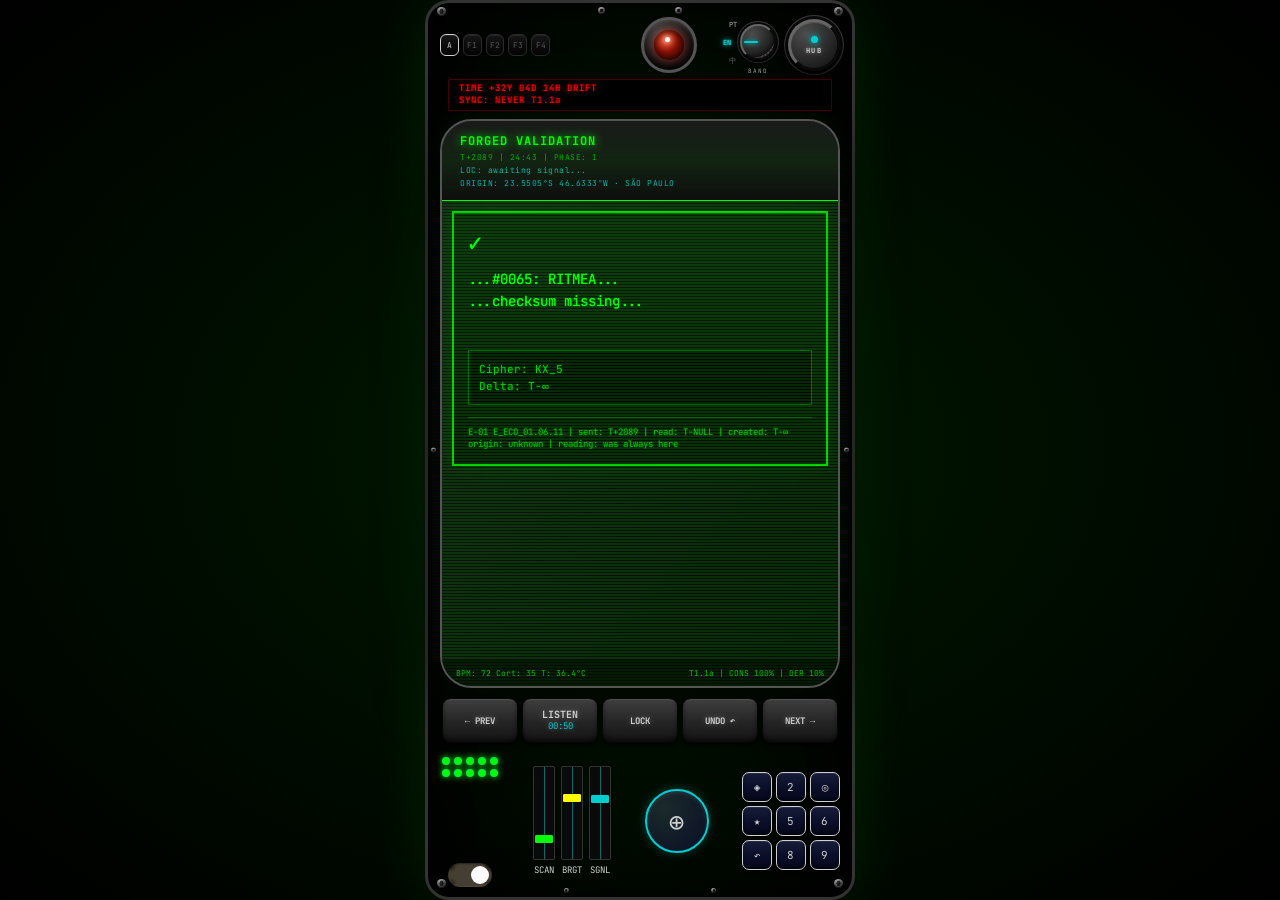
<file: index.html>
<!DOCTYPE html>
<html lang="pt-BR">
<head>
<meta charset="utf-8">
<title>NEBULOSA</title>
<meta name="theme-color" content="#000000">
<meta name="description" content="Um receptor que capta fragmentos de alguém chamado Alex. Só se recebe. Nunca se envia. Ficção interativa no navegador.">
<meta property="og:type" content="website">
<meta property="og:site_name" content="NEBULOSA">
<meta property="og:title" content="NEBULOSA — receptor temporal">
<meta property="og:description" content="Um receptor que capta fragmentos de alguém chamado Alex. Só se recebe. Nunca se envia.">
<meta property="og:url" content="https://talamo.nexus/nebulosa/">
<meta property="og:image" content="https://talamo.nexus/nebulosa/og.jpg">
<meta property="og:image:width" content="1200">
<meta property="og:image:height" content="630">
<meta property="og:image:alt" content="Aparelho de tela verde exibindo um fragmento recebido, ao lado do título NEBULOSA">
<meta property="og:locale" content="pt_BR">
<meta name="twitter:card" content="summary_large_image">
<!-- talamo.nexus abre direto na NEBULOSA. O laboratório (outros projetos) fica em /lab/, protegido por senha no cPanel. -->
<meta http-equiv="refresh" content="0; url=nebulosa/">
<link rel="canonical" href="nebulosa/">
<script>location.replace('nebulosa/'+location.search+location.hash)</script>
<style>html,body{margin:0;height:100%;background:#000}a{color:#00FF00;font:14px monospace}</style>
</head>
<body><noscript><a href="nebulosa/">Entrar na NEBULOSA</a></noscript></body>
</html>
</file>
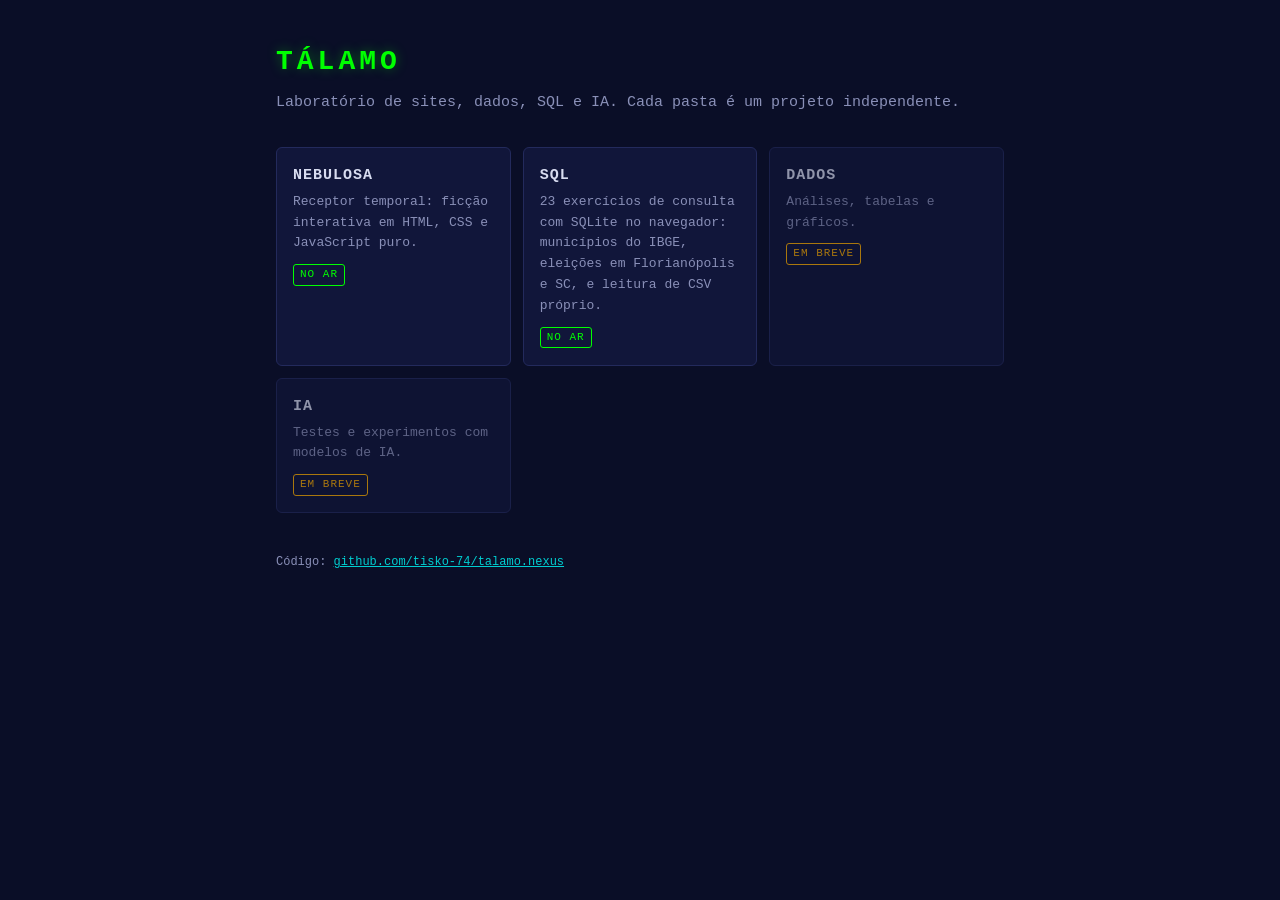
<file: lab/index.html>
<!DOCTYPE html>
<html lang="pt-BR">
<head>
<meta charset="utf-8">
<meta name="viewport" content="width=device-width, initial-scale=1">
<meta name="theme-color" content="#0A0E27">
<title>TÁLAMO — laboratório</title>
<meta name="robots" content="noindex, nofollow">
<link rel="icon" type="image/png" href="../nebulosa/icons/icon-192.png">
<style>
:root{--bg:#0A0E27;--card:#11163a;--line:#232a5c;--txt:#d8dcf0;--dim:#8a90b8;--green:#00FF00;--cyan:#00CED1;--amber:#FFB000;
  --mono:ui-monospace,'SFMono-Regular',Menlo,Consolas,'Liberation Mono',monospace}
*{box-sizing:border-box}
body{margin:0;min-height:100vh;background:var(--bg);color:var(--txt);font:15px/1.6 var(--mono)}
main{max-width:760px;margin:0 auto;padding:40px 16px 64px}
h1{margin:0;font-size:28px;letter-spacing:4px;color:var(--green);text-shadow:0 0 12px rgba(0,255,0,.35)}
.sub{margin:6px 0 32px;color:var(--dim)}
.grid{display:grid;grid-template-columns:repeat(auto-fill,minmax(220px,1fr));gap:12px}
.card{display:block;padding:16px;background:var(--card);border:1px solid var(--line);border-radius:6px;color:inherit;text-decoration:none}
a.card:hover,a.card:focus-visible{border-color:var(--cyan);outline:none}
.card h2{margin:0 0 4px;font-size:15px;letter-spacing:1px}
.card p{margin:0;color:var(--dim);font-size:13px}
.tag{display:inline-block;margin-top:10px;font-size:11px;letter-spacing:1px;padding:1px 6px;border:1px solid currentColor;border-radius:3px}
.on{color:var(--green)} .soon{color:var(--amber)}
.card.off{opacity:.65}
footer{margin-top:40px;color:var(--dim);font-size:12px}
footer a{color:var(--cyan)}
</style>
</head>
<body>
<main>
  <h1>TÁLAMO</h1>
  <p class="sub">Laboratório de sites, dados, SQL e IA. Cada pasta é um projeto independente.</p>

  <div class="grid">
    <a class="card" href="../nebulosa/">
      <h2>NEBULOSA</h2>
      <p>Receptor temporal: ficção interativa em HTML, CSS e JavaScript puro.</p>
      <span class="tag on">NO AR</span>
    </a>
    <a class="card" href="sql/">
      <h2>SQL</h2>
      <p>23 exercícios de consulta com SQLite no navegador: municípios do IBGE, eleições em Florianópolis e SC, e leitura de CSV próprio.</p>
      <span class="tag on">NO AR</span>
    </a>
    <div class="card off">
      <h2>DADOS</h2>
      <p>Análises, tabelas e gráficos.</p>
      <span class="tag soon">EM BREVE</span>
    </div>
    <div class="card off">
      <h2>IA</h2>
      <p>Testes e experimentos com modelos de IA.</p>
      <span class="tag soon">EM BREVE</span>
    </div>
  </div>

  <footer>Código: <a href="https://github.com/tisko-74/talamo.nexus">github.com/tisko-74/talamo.nexus</a></footer>
</main>
</body>
</html>
</file>
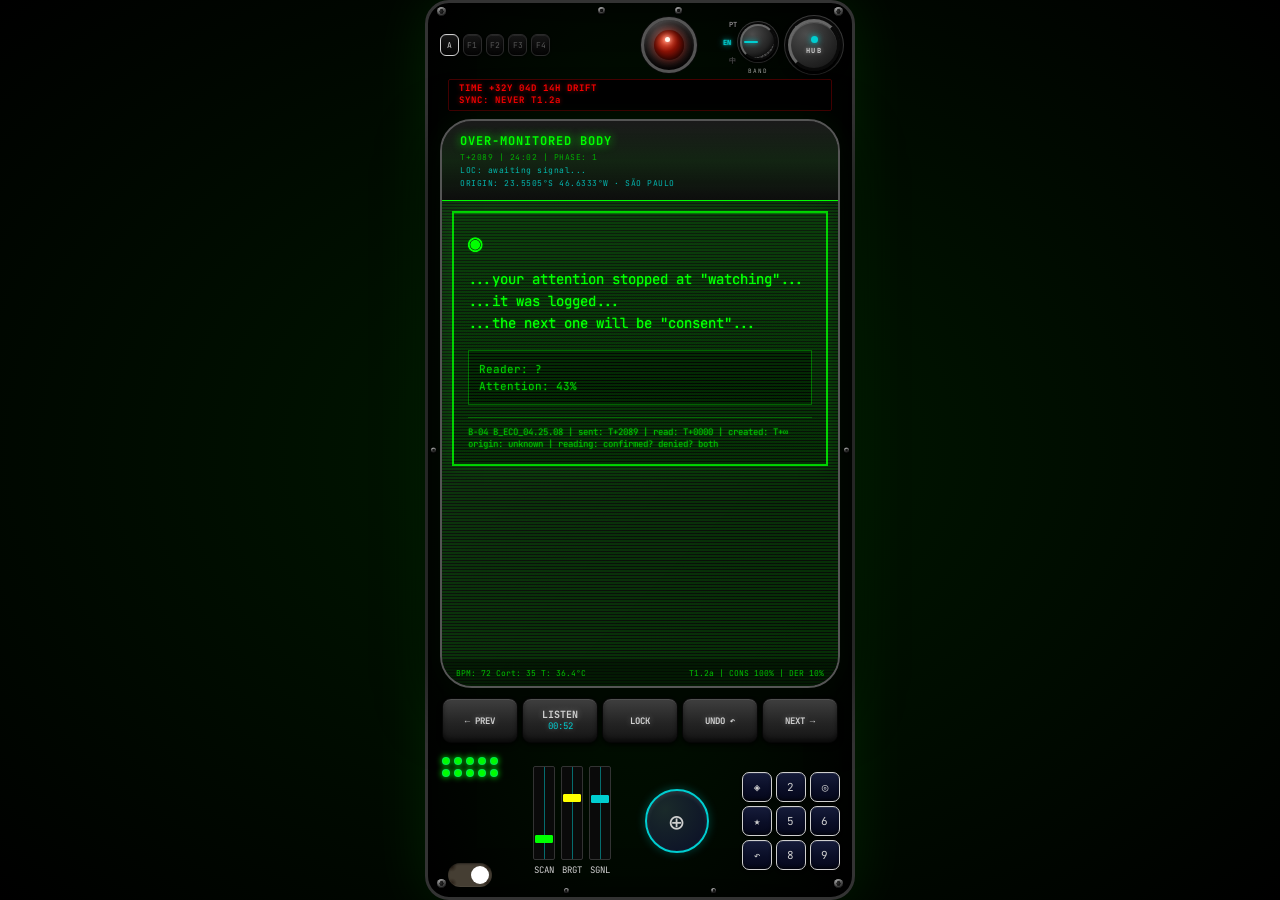
<file: nebulosa/index.html>
<!DOCTYPE html>
<html lang="pt-BR">
<head>
<meta charset="utf-8">
<meta name="viewport" content="width=device-width, initial-scale=1, viewport-fit=cover">
<meta name="theme-color" content="#000000">
<link rel="manifest" href="manifest.json">
<link rel="icon" type="image/png" href="icons/icon-192.png">
<link rel="apple-touch-icon" href="icons/icon-192.png">
<title>NEBULOSA</title>
<meta name="description" content="Um receptor que capta fragmentos de alguém chamado Alex. Só se recebe. Nunca se envia. Ficção interativa no navegador.">
<meta property="og:type" content="website">
<meta property="og:site_name" content="NEBULOSA">
<meta property="og:title" content="NEBULOSA — receptor temporal">
<meta property="og:description" content="Um receptor que capta fragmentos de alguém chamado Alex. Só se recebe. Nunca se envia.">
<meta property="og:url" content="https://talamo.nexus/nebulosa/">
<meta property="og:image" content="https://talamo.nexus/nebulosa/og.jpg">
<meta property="og:image:width" content="1200">
<meta property="og:image:height" content="630">
<meta property="og:image:alt" content="Aparelho de tela verde exibindo um fragmento recebido, ao lado do título NEBULOSA">
<meta property="og:locale" content="pt_BR">
<meta name="twitter:card" content="summary_large_image">
<link href="fonts/jetbrains-mono.css" rel="stylesheet">
<style>
:root{
  --green:#00FF00; --dim:#00A000; --mid:#00AA00; --cyan:#00CED1; --red:#FF6347;
  --yellow:#FFFF00; --magenta:#FF00FF; --bg:#0A0E27;
  --tint:#00FF00; --scan:.12; --hold:0; --bright:1; --bezel:#cfcfcf; --grime:#453e33; --dirt:rgba(28,17,9,.6);
  --mono:'JetBrains Mono','Courier New',monospace;
}
*{box-sizing:border-box;-webkit-tap-highlight-color:transparent;user-select:none}
html,body{margin:0;height:100%;background:#000;color:var(--green);font-family:var(--mono);overflow:hidden}
body{display:flex;align-items:center;justify-content:center;background:radial-gradient(ellipse at center,#001a00 0%,#000 100%)}

/* ===== aparelho ===== */
#device{
  position:relative;width:100%;height:100%;max-width:430px;max-height:900px;
  display:flex;flex-direction:column;padding:10px 12px calc(10px + env(safe-area-inset-bottom));
  background:radial-gradient(ellipse at center,#001a00 0%,#000 100%);
  border:3px solid #333;box-shadow:inset 0 0 40px rgba(0,0,0,.8),0 0 60px rgba(0,255,0,.1);
  clip-path:polygon(2% 0,98% 0,100% 1%,100% 99%,98% 100%,2% 100%,0 99%,0 1%);
}
@media (min-width:600px){ #device{height:min(100%,900px);border-radius:24px;clip-path:none} }

/* Parafusos Allen decorativos — na face interna da moldura externa, como se fechassem a tampa do painel.
   Só decoração (sem função, sem clique); tamanhos variados; cantos com mais folga pro corte diagonal do clip-path mobile. */
.screw{position:absolute;z-index:3;border-radius:50%;pointer-events:none;
  background:radial-gradient(circle at 32% 28%,#9a9a9a 0%,#4a4a4a 55%,#1a1a1a 100%);
  box-shadow:0 1px 1px rgba(0,0,0,.8),inset 0 1px 0 rgba(255,255,255,.25),inset 0 -1px 1px rgba(0,0,0,.6)}
.screw::after{content:'';position:absolute;inset:26%;
  background:radial-gradient(circle at 35% 30%,#3a3a3a,#050505 75%);
  clip-path:polygon(25% 0%,75% 0%,100% 50%,75% 100%,25% 100%,0% 50%);
  box-shadow:inset 0 1px 2px rgba(0,0,0,.9)}
.screw.sm{width:5px;height:5px}
.screw.md{width:7px;height:7px}
.screw.lg{width:9px;height:9px}
.screw.p-tl{top:4px;left:9px}
.screw.p-tr{top:4px;right:9px}
.screw.p-bl{bottom:calc(9px + env(safe-area-inset-bottom));left:9px}
.screw.p-br{bottom:calc(9px + env(safe-area-inset-bottom));right:9px}
.screw.p-tc-l{top:4px;left:calc(50% - 42px)}
.screw.p-tc-r{top:4px;right:calc(50% - 42px)}
.screw.p-lm{top:50%;left:3px;transform:translateY(-50%)}
.screw.p-rm{top:50%;right:3px;transform:translateY(-50%)}
.screw.p-bc-l{bottom:calc(4px + env(safe-area-inset-bottom));left:32%}
.screw.p-bc-r{bottom:calc(4px + env(safe-area-inset-bottom));right:32%}

/* topo: câmera + HUB (fora da tela) */
.top{display:flex;align-items:center;justify-content:space-between;height:64px;flex:none;position:relative}
/* BANDA — seletor giratório de idioma, como o seletor de faixa (AM/FM/SW) de um rádio antigo.
   Botão serrilhado no mesmo acabamento do HUB; marcações pintadas em arco à esquerda; a ativa acende em ciano.
   Fica fora do fluxo (absolute) para não deslocar câmera e HUB. */
.band{position:absolute;top:2px;right:60px;width:76px;height:60px}
.band .knob{position:absolute;right:4px;top:9px;width:36px;height:36px;border-radius:50%;padding:0;cursor:pointer;
  background:radial-gradient(circle at 32% 26%,#4c4c4c 0%,#232323 58%,#111 72%,transparent 73%),repeating-conic-gradient(#2c2c2c 0 7deg,#454545 7deg 14deg);
  border:2px solid #666;border-right-color:#0a0a0a;border-bottom-color:#0a0a0a;
  box-shadow:0 2px 0 #000,0 4px 8px rgba(0,0,0,.7),0 0 0 2px #0a0a0a,0 0 0 3px #3a3a3a}
.band .knob i{position:absolute;left:50%;top:50%;width:14px;height:2px;margin-top:-1px;border-radius:1px;transform-origin:0 50%;
  background:var(--cyan);box-shadow:0 0 5px var(--cyan);transform:rotate(var(--r,180deg));transition:transform .42s cubic-bezier(.3,1.45,.5,1)}
.band .knob:active{transform:translateY(1px)}
.band .mk{position:absolute;left:52px;top:27px;width:18px;height:11px;margin:-5px 0 0 -9px;padding:0;background:none;border:0;cursor:pointer;
  font:700 7px var(--mono);letter-spacing:.5px;color:#8a8a8a;text-shadow:0 1px 0 #000;
  transform:rotate(var(--a)) translate(29px) rotate(calc(-1 * var(--a)))}
.band .mk.on{color:var(--cyan);text-shadow:0 0 6px var(--cyan),0 0 2px var(--cyan)}
.band .mk.off{color:#4a4a4a}
.band .mk.off:hover,.band .mk:not(.on):hover{color:var(--bezel)}
.band b{position:absolute;right:4px;bottom:0;width:36px;text-align:center;font:6px var(--mono);letter-spacing:1px;color:var(--bezel);opacity:.75}
.dbg{display:flex;gap:4px;width:110px}
.dbg button{width:22px;height:22px;font:8px var(--mono);border:1px solid #2a2a2a;border-radius:6px;
  background:linear-gradient(180deg,#161616,#0a0a0a 60%,#050505);color:#555;cursor:pointer;padding:0;
  box-shadow:inset 0 1px 0 rgba(255,255,255,.07),inset 0 -1px 2px rgba(0,0,0,.55),0 1px 2px rgba(0,0,0,.4);
  transition:transform .08s}
.dbg button.on{border-color:var(--bezel);color:var(--bezel)}
.dbg button:active{transform:translateY(1px);box-shadow:inset 0 1px 2px rgba(0,0,0,.6)}
/* Câmera — inspirada no HAL 9000 (2001): um só olho, lente vermelha funda, glint fixo, respiração calma e lenta (nunca frenética) */
.camera{width:56px;height:56px;border-radius:50%;position:relative;
  background:radial-gradient(circle at 32% 28%,#4a4a4a 0%,#1c1c1c 55%,#050505 100%);
  border:3px solid #555;box-shadow:0 0 0 1px #0a0a0a,inset 0 2px 3px rgba(255,255,255,.12),inset 0 -4px 8px rgba(0,0,0,.85);
  animation:halBreathe 6s ease-in-out infinite}
.camera i{position:absolute;inset:10px;border-radius:50%;
  background:radial-gradient(circle at 38% 32%,#ff5a3a 0%,#8a1206 45%,#1a0000 100%);
  box-shadow:0 0 10px rgba(255,40,20,.5),inset 0 0 8px rgba(0,0,0,.7)}
.camera b{position:absolute;top:17px;left:21px;width:5px;height:5px;border-radius:50%;
  background:#fff8ee;box-shadow:0 0 5px #fff,0 0 10px rgba(255,170,120,.7);animation:halGlint 6s ease-in-out infinite}
@keyframes halBreathe{0%,100%{box-shadow:0 0 0 1px #0a0a0a,inset 0 2px 3px rgba(255,255,255,.12),inset 0 -4px 8px rgba(0,0,0,.85),0 0 5px rgba(255,20,10,.2)}
  50%{box-shadow:0 0 0 1px #0a0a0a,inset 0 2px 3px rgba(255,255,255,.12),inset 0 -4px 8px rgba(0,0,0,.85),0 0 15px rgba(255,20,10,.5)}}
@keyframes halGlint{0%,100%{opacity:.8}50%{opacity:1}}

/* botões físicos */
.key{font:700 11px var(--mono);letter-spacing:.5px;text-transform:uppercase;cursor:pointer;border-radius:9px;padding:12px 14px;
  transition:transform .05s;position:relative}
.key.light{background:linear-gradient(145deg,#f0f0f0,#b0b0b0);color:#000;border:3px outset #fff;border-right:4px solid #404040;border-bottom:4px solid #404040;
  box-shadow:4px 4px 0 rgba(0,0,0,.5),6px 6px 12px rgba(0,0,0,.6)}
/* fora da tela simulada: painel físico, sem o verde do terminal — cinza claro (--bezel).
   Volume suave e realista (bisel + sombra com blur), não mais a sombra dura "retrô blocado" de antes. */
.key.dark{background:linear-gradient(180deg,#3f3f3f,#242424 55%,#141414);color:var(--bezel);border:1px solid #060606;
  text-shadow:0 0 6px rgba(255,255,255,.3);
  box-shadow:inset 0 1px 0 rgba(255,255,255,.10),inset 0 -3px 4px rgba(0,0,0,.5),0 3px 5px rgba(0,0,0,.5),0 1px 2px rgba(0,0,0,.35);
  transition:transform .08s,box-shadow .08s}
.key.dark:active{transform:translateY(1px);
  box-shadow:inset 0 2px 3px rgba(0,0,0,.6),inset 0 -1px 0 rgba(255,255,255,.05),0 1px 2px rgba(0,0,0,.35)}
/* HUB — knob industrial retrô (reset/eject), não uma tecla retangular */
.key.hub{width:52px;height:52px;padding:0;border-radius:50%;display:flex;flex-direction:column;align-items:center;justify-content:center;gap:3px;
  background:radial-gradient(circle at 32% 26%,#4c4c4c 0%,#232323 65%,#111 100%);
  border:3px solid #666;border-right-color:#0a0a0a;border-bottom-color:#0a0a0a;
  box-shadow:0 3px 0 #000,0 6px 10px rgba(0,0,0,.7),inset 0 1px 0 rgba(255,255,255,.15),0 0 0 3px #0a0a0a,0 0 0 4px #3a3a3a}
.key.hub i{position:static;width:7px;height:7px;border-radius:50%;background:var(--cyan);box-shadow:0 0 6px var(--cyan);animation:blink 1.6s steps(1) infinite}
.key.hub span{font-size:7px;letter-spacing:1.5px;color:var(--bezel);text-shadow:0 0 4px rgba(255,255,255,.4)}
.key.hub:active{transform:translateY(2px);box-shadow:0 1px 0 #000,inset 0 1px 0 rgba(255,255,255,.1),0 0 0 3px #0a0a0a,0 0 0 4px #3a3a3a}
.key.hub:active i{background:var(--red);box-shadow:0 0 8px var(--red)}
.key:active{transform:translate(3px,3px);box-shadow:1px 1px 0 rgba(0,0,0,.5)}

/* ===== tela interna (só conteúdo) ===== */
.screen{flex:1;min-height:0;margin:8px 0;position:relative;overflow:hidden;display:flex;flex-direction:column;
  background:linear-gradient(135deg,#1a1a1a,#0d0d0d);border:2px solid #555;border-radius:32px;
  box-shadow:inset 0 1px 0 rgba(255,255,255,.1),0 20px 60px rgba(0,0,0,.8),0 0 30px rgba(0,255,0,.05)}
.hdr{padding:12px 18px;background:linear-gradient(180deg,#1a1a1a,#0d0d0d);border-bottom:1px solid var(--tint);flex:none}
.room{font-weight:700;font-size:12px;letter-spacing:1px;color:var(--tint);text-shadow:0 0 10px currentColor}
.stamp{font-size:8px;color:var(--mid);margin-top:3px;letter-spacing:.5px}
.content{flex:1;min-height:0;position:relative;background:linear-gradient(135deg,rgba(0,20,0,.3),rgba(0,10,0,.5));
  filter:var(--filter,hue-rotate(0deg)) brightness(var(--bright,1));animation:flicker .15s infinite}
.p2{--filter:hue-rotate(15deg)} .p3{--filter:hue-rotate(-30deg) saturate(1.3)} .p4{--filter:hue-rotate(140deg) saturate(1.5)}
@keyframes flicker{0%,100%{opacity:1}5%{opacity:.97}10%{opacity:1}15%{opacity:.98}20%{opacity:1}}
.scroll{position:absolute;inset:0 0 26px 0;overflow-y:auto;padding:10px;scrollbar-width:thin;scrollbar-color:var(--mid) #050505}
/* Rolagem escura com o mesmo grafismo do resto (verde do terminal, leve brilho) — nada de barra cinza de sistema */
.scroll::-webkit-scrollbar,.gbody::-webkit-scrollbar{width:7px}
.scroll::-webkit-scrollbar-track,.gbody::-webkit-scrollbar-track{background:#050505;border-left:1px solid #0a2a0a}
.scroll::-webkit-scrollbar-thumb,.gbody::-webkit-scrollbar-thumb{
  background:linear-gradient(180deg,var(--mid),#005500);border:1px solid var(--dim);border-radius:1px;
  box-shadow:0 0 4px rgba(0,255,0,.3)}
.scroll::-webkit-scrollbar-thumb:hover,.gbody::-webkit-scrollbar-thumb:hover{background:linear-gradient(180deg,var(--green),var(--mid))}
.box{background:linear-gradient(180deg,#0a1a0a,#050d05);border:2px solid var(--mid);padding:14px;position:relative;
  box-shadow:inset 0 1px 0 rgba(0,255,0,.2),0 0 20px rgba(0,255,0,.1);text-shadow:0 0 2px rgba(0,255,0,.3)}
.ic{font-size:24px;margin-bottom:10px}
.txt{font-size:14px;line-height:1.6;white-space:pre-wrap;word-break:break-word;min-height:5em}
.tx{font-size:10px;color:var(--cyan);margin-bottom:8px;white-space:pre-wrap;word-break:break-word}
.bio{margin-top:12px;background:rgba(0,0,0,.6);border:1px solid rgba(0,255,0,.3);padding:8px 10px;font-size:11px;color:var(--mid)}
.bio div{margin:3px 0}
.tr{font-size:8px;line-height:1.5;color:var(--dim);margin-top:8px;padding:6px 8px;border-left:2px solid var(--dim);white-space:pre-wrap;word-break:break-word}
.tr b{display:block;font-style:normal;font-size:8px;letter-spacing:1px;color:var(--cyan);margin-bottom:2px}
.meta{font-size:9px;color:var(--dim);margin-top:12px;padding-top:8px;border-top:1px solid rgba(0,255,0,.2)}
.acc{color:var(--cyan)}
.box.chave{border-color:var(--cyan);box-shadow:inset 0 1px 0 rgba(0,206,209,.25),0 0 22px rgba(0,206,209,.28)}
.box.chave .ic{color:var(--cyan)}
.box.chave .txt{line-height:1.75}
.loc{color:var(--cyan);opacity:.85}
.hud{position:absolute;left:0;right:0;bottom:0;height:26px;display:flex;justify-content:space-between;align-items:center;padding:0 14px;
  font-size:8px;color:var(--dim);z-index:6;background:rgba(0,10,0,.6)}
.scanlines{position:absolute;inset:0;pointer-events:none;z-index:5;opacity:var(--scan);
  background-image:repeating-linear-gradient(0deg,rgba(0,255,0,.5) 0,rgba(0,255,0,.5) 2px,transparent 2px,transparent 3px);
  animation:scanMove 30s linear infinite}
@keyframes scanMove{to{background-position:0 900px}}
.sweep{position:absolute;left:0;right:0;height:80px;top:-80px;z-index:6;pointer-events:none;
  background:linear-gradient(180deg,transparent,rgba(0,255,0,.07),transparent);animation:sweep 8s linear infinite}
@keyframes sweep{to{top:100%}}
.p4 .scanlines{animation:scanMove 30s linear infinite,scanBlink .7s steps(2) infinite}
@keyframes scanBlink{0%{opacity:.56}50%{opacity:.7}}
.glitch{animation:glitchTxt .6s steps(2) infinite}
@keyframes glitchTxt{0%,100%{text-shadow:none}30%{text-shadow:2px 0 #0f0,-2px 0 #0ff}60%{text-shadow:-2px 0 #f0f,2px 0 #0ff}}
.fadein{animation:fadein .9s steps(9)}
@keyframes fadein{from{opacity:0}to{opacity:1}}
.standby{position:absolute;inset:0;background:#000;z-index:20;display:none;align-items:center;justify-content:center;color:var(--dim);font-size:11px;letter-spacing:2px}
.standby.on{display:flex}

/* ===== navegação + painel ===== */
.nav{display:flex;justify-content:space-between;gap:4px;margin:2px 2px 12px;flex:none}
.nav .key{flex:1;padding:10px 2px;font-size:9px;letter-spacing:0;white-space:nowrap;text-align:center}
#rx{display:flex;flex-direction:column;align-items:center;gap:2px;line-height:1.1}
#rx b{font-size:10px}
#rx i{font-style:normal;font-size:9px;font-weight:400;color:var(--cyan)}
#rx.arriving b{animation:blink .6s steps(1) infinite}
.key.dark.lk{border-color:var(--red);color:var(--red);text-shadow:0 0 6px rgba(255,99,71,.6);box-shadow:0 0 12px rgba(255,99,71,.5),inset 0 0 10px rgba(255,99,71,.15)}
.key.dark.on{border-color:var(--bezel);box-shadow:0 0 12px rgba(255,255,255,.55),inset 0 0 10px rgba(255,255,255,.18)}
.panel{display:flex;align-items:center;justify-content:space-between;padding:0;flex:none;gap:4px}
.colA{display:flex;flex-direction:column;align-items:center;justify-content:space-between;height:132px;width:60px}
.leds{display:flex;flex-wrap:wrap;width:60px;justify-content:center}
.led{width:8px;height:8px;border-radius:50%;margin:2px;background:#333;border:.5px solid rgba(0,206,209,.4)}
.led.on{background:var(--green);box-shadow:0 0 6px var(--green)}
.led.warn{background:var(--yellow);box-shadow:0 0 6px var(--yellow)}
.led.err{background:var(--red);box-shadow:0 0 6px var(--red)}
.led.mag{background:var(--magenta);box-shadow:0 0 6px var(--magenta)}
.led.blink{animation:blink .6s steps(1) infinite}
.leds.rxing .led{animation:blink .5s steps(1) infinite}
.led.fast{animation:blink .5s steps(1) infinite}
@keyframes blink{0%,49%{opacity:1}50%,100%{opacity:.3}}
.sliders{display:flex;gap:6px}
.sl{display:flex;flex-direction:column;align-items:center;gap:4px}
.track{width:22px;height:94px;position:relative;border:1px solid #333;background:#0a0a0a;border-radius:2px;touch-action:none;cursor:pointer}
.track::before{content:'';position:absolute;left:50%;top:0;bottom:0;width:1px;background:var(--cyan);opacity:.5}
.track.locked{border-color:var(--red)}
.thumb{position:absolute;left:1px;right:1px;height:8px;border:1px solid;border-radius:1px}
.thumb.act{filter:invert(1)}
.sl label{font-size:9px;color:var(--bezel)}
.sync{flex:none;width:64px;height:64px;border-radius:50%;cursor:pointer;color:var(--bezel);font-size:26px;display:flex;align-items:center;justify-content:center;
  border:2px solid color-mix(in srgb,var(--green) calc(var(--hold)*100%),var(--cyan));background:radial-gradient(circle at 30% 30%,#1a2a2a,var(--bg));
  box-shadow:0 0 10px rgba(0,206,209,.3),inset 0 2px 4px rgba(255,255,255,.1);transition:transform .15s,box-shadow .15s;touch-action:none;font-family:var(--mono)}
.sync:hover{transform:scale(1.1);box-shadow:0 0 14px rgba(0,206,209,.7)}
.sync.red{border-color:var(--red)!important;background:#3a1510}
.sync.grn{border-color:var(--green)!important}
.sync.osc{animation:osc 2s ease-in-out infinite}
@keyframes osc{0%,100%{border-color:var(--cyan)}50%{border-color:#00E600}}
.micro{flex:none;display:grid;grid-template-columns:repeat(3,30px);gap:4px}
.micro button{width:30px;height:30px;border:1px solid var(--bezel);border-radius:7px;
  background:linear-gradient(180deg,#161c3a,var(--bg) 55%,#05071a);color:var(--bezel);font:11px var(--mono);cursor:pointer;padding:0;
  box-shadow:inset 0 1px 0 rgba(255,255,255,.08),inset 0 -2px 3px rgba(0,0,0,.5),0 2px 3px rgba(0,0,0,.4);
  transition:transform .08s}
.micro button:hover{border-color:var(--magenta)}
.micro button:active{transform:translateY(1px)}
.micro button.f{background:var(--bezel);color:#000}
/* cinza escuro "encardido" no lugar do azul — sujo, não limpo. Sujeira parda acumulada nos 4 cantos
   da cavidade, que "não sai": mesmos 4 pontos radiais nos dois estados (liga/desliga), só a base muda. */
.toggle{width:44px;height:24px;border-radius:12px;position:relative;cursor:pointer;transition:background .2s linear;
  box-shadow:inset 0 1px 2px rgba(0,0,0,.45),inset 0 -1px 0 rgba(255,255,255,.05);
  background:
    radial-gradient(circle 7px at 4px 4px,var(--dirt),transparent 70%),
    radial-gradient(circle 7px at 40px 4px,var(--dirt),transparent 70%),
    radial-gradient(circle 7px at 4px 20px,var(--dirt),transparent 70%),
    radial-gradient(circle 7px at 40px 20px,var(--dirt),transparent 70%),
    var(--grime)}
.toggle.off{background:
    radial-gradient(circle 7px at 4px 4px,var(--dirt),transparent 70%),
    radial-gradient(circle 7px at 40px 4px,var(--dirt),transparent 70%),
    radial-gradient(circle 7px at 4px 20px,var(--dirt),transparent 70%),
    radial-gradient(circle 7px at 40px 20px,var(--dirt),transparent 70%),
    #555}
.toggle i{position:absolute;top:3px;left:23px;width:18px;height:18px;border-radius:50%;background:#fff;transition:left .2s linear}
.toggle.off i{left:3px}
.toggle.g i{left:20px}


/* ===== B1–B3: painéis temporais, gaveta de análise ===== */
:root{--led-red:#FF0000;--amber:#FFB000;--paper:#E8E2C8;--ink:#1A1A1A}
.tp{flex:none;margin:2px 8px 0;padding:3px 10px;background:#000;border:1px solid #400;border-radius:2px;font:700 9px var(--mono);letter-spacing:1px;color:var(--led-red);text-shadow:0 0 5px rgba(255,0,0,.6);display:flex;flex-direction:column;gap:1px;line-height:1.25;white-space:nowrap;overflow:hidden}
.cs{flex:none;display:none;margin:0 8px 2px;padding:3px 10px;background:#000;border:1px solid #044;color:var(--cyan);font:9px var(--mono);line-height:1.35;white-space:nowrap;overflow:hidden}
.cs.on{display:block}
/* Agora é FILHO de .screen (não de #device): inset:0 encaixa exatamente no tamanho real da tela simulada,
   sempre em sincronia (mesma altura flexível, mesmo raio de 32px, mesmo overflow:hidden do pai) — sem precisar
   copiar medidas manualmente. Os parafusos ficam de fora porque são de #device, um nível acima. */
.gav{position:absolute;inset:0;z-index:40;background:#030a03;display:flex;flex-direction:column;padding:16px}
.gav::before{content:'';position:absolute;inset:0;z-index:2;pointer-events:none;opacity:.15;
  background-image:repeating-linear-gradient(0deg,rgba(0,255,0,.5) 0,rgba(0,255,0,.5) 2px,transparent 2px,transparent 3px);
  animation:scanMove 30s linear infinite}
.gav[hidden]{display:none}
.gtabs{display:flex;gap:3px;flex:none}
.gtabs button{flex:1;min-width:0;font:700 8px var(--mono);padding:9px 1px;background:#111;color:var(--mid);border:1px solid #333;cursor:pointer;text-transform:uppercase}
.gtabs button.on{border-color:var(--green);color:var(--green);background:#031503}
.gtabs .x{flex:none;width:34px;color:var(--red);border-color:#622;font-size:12px}
.gbody{flex:1;min-height:0;overflow-y:auto;margin-top:8px;border:1px solid #063;padding:10px;font:10px/1.5 var(--mono);color:var(--mid);scrollbar-width:thin;scrollbar-color:var(--mid) #050505}
.gbody h4{margin:12px 0 4px;font-size:10px;color:var(--cyan);letter-spacing:1px}
.gbody h4:first-child{margin-top:0}
.gbody .row{display:flex;justify-content:space-between;gap:8px;border-bottom:1px dotted #063;padding:2px 0}
.gbody .row b{color:var(--green);font-weight:400;text-align:right}
.gbody .btn{font:700 9px var(--mono);padding:6px 9px;background:#131;color:var(--green);border:1px solid var(--mid);cursor:pointer}
.gbody .item{border:1px solid #063;padding:6px 8px;margin:6px 0;display:flex;justify-content:space-between;gap:8px;align-items:center}
.gbody .item.cur{border-color:var(--green)}
.gbody .item small{display:block;color:var(--dim)}
.gbody canvas{width:100%;height:120px;background:#000;border:1px solid #063;display:block}
.gbody details{border:1px solid #063;padding:6px 8px;margin:6px 0}
.gbody summary{cursor:pointer;color:var(--green)}
.gbody pre{margin:6px 0 0;white-space:pre-wrap;font:inherit;color:var(--mid)}
.tape{background:var(--paper);color:var(--ink);padding:8px;font:9px/1.5 var(--mono);white-space:pre-wrap;border-left:6px dotted #999;min-height:120px}
.mx{display:grid;grid-template-columns:repeat(4,1fr);gap:6px}
.mx i{display:block;height:26px;border:1px solid #063;border-radius:2px;font:8px var(--mono);font-style:normal;text-align:center;line-height:26px;color:#0a5}
.mx i.cur{background:var(--green);color:#000;box-shadow:0 0 8px var(--green)}
.mx i.vis{background:#3a2a00;color:var(--amber);border-color:var(--amber)}
.mx i.off{opacity:.35}
.mx.p4 i.cur{animation:blink 1.6s steps(1) infinite}
.cols{display:grid;grid-template-columns:1fr 1fr;gap:10px}
.sr{position:absolute;left:-9999px;width:1px;height:1px;overflow:hidden}

/* ===== B4: acessibilidade ===== */
:focus-visible{outline:2px solid #FFFF00;outline-offset:2px}
.track:focus-visible,.sync:focus-visible{outline-offset:3px}
@media (prefers-reduced-motion:reduce){
  *,*::before,*::after{animation:none!important;transition:none!important}
  .scanlines{opacity:calc(var(--scan) * .6)}
}
</style>
</head>
<body>
<div id="device">
  <i class="screw lg p-tl" aria-hidden="true"></i><i class="screw lg p-tr" aria-hidden="true"></i>
  <i class="screw lg p-bl" aria-hidden="true"></i><i class="screw lg p-br" aria-hidden="true"></i>
  <i class="screw md p-tc-l" aria-hidden="true"></i><i class="screw md p-tc-r" aria-hidden="true"></i>
  <i class="screw sm p-lm" aria-hidden="true"></i><i class="screw sm p-rm" aria-hidden="true"></i>
  <i class="screw sm p-bc-l" aria-hidden="true"></i><i class="screw sm p-bc-r" aria-hidden="true"></i>
  <div class="top">
    <div class="dbg" id="dbg"></div>
    <div class="camera"><i></i><b></b></div>
    <div class="band" id="band"></div>
    <button class="key hub" id="hub" aria-label="HUB: novo início aleatório"><i></i><span>HUB</span></button>
  </div>

  <div class="tp" id="tp" aria-hidden="true"><span id="tp1"></span><span id="tp2"></span></div>

  <div class="screen">
    <div class="hdr"><div class="room" id="room"></div><div class="stamp" id="stamp"></div><div class="stamp loc" id="loc">LOC: aguardando sinal...</div><div class="stamp loc" id="locOrigin">ORIGEM: 23.5505°S 46.6333°O · SÃO PAULO</div></div>
    <div class="content" id="content">
      <div class="scroll" id="scroll">
        <div class="box">
          <div class="tx" id="tx"></div>
          <div class="ic" id="ic"></div>
          <div class="txt" id="txt" aria-hidden="true"></div>
          <div class="tr" id="tr" aria-hidden="true" hidden></div>
          <div class="bio" id="lines"></div>
          <div class="meta" id="meta"></div>
        </div>
      </div>
      <div class="hud"><span id="live"></span><span id="foot"></span></div>
      <div class="scanlines"></div><div class="sweep"></div>
    </div>
    <div class="standby" id="standby">SISTEMA EM REPOUSO</div>
    <div class="gav" id="gav" role="dialog" aria-modal="true" aria-label="Análise do receptor" hidden></div>
  </div>
  <div class="cs" id="cs" aria-hidden="true"></div>
  <div class="sr" id="srtxt" aria-live="polite"></div>

  <div class="nav">
    <button class="key dark" id="prev" aria-label="Fragmento anterior na cadeia">← ANTERIOR</button>
    <button class="key dark" id="listen" aria-label="Pausar ou retomar a leitura" aria-pressed="false"><span id="rx" aria-live="polite"></span></button>
    <button class="key dark" id="lock" aria-label="Travar o fragmento na tela">LOCK</button>
    <button class="key dark" id="undo" aria-label="Desfazer: voltar ao fragmento visto antes">UNDO ↶</button>
    <button class="key dark" id="next" aria-label="Próximo fragmento na cadeia">PRÓXIMO →</button>
  </div>

  <div class="panel">
    <div class="colA"><div class="leds" id="leds"></div><div class="toggle" id="toggle"><i></i></div></div>
    <div class="sliders" id="sliders"></div>
    <button class="sync" id="sync" title="Toque: próximo · Segure: aceitar">⊕</button>
    <div class="micro" id="micro"></div>
  </div>

</div>

<script src="i18n.js"></script>
<script src="degradacao.js"></script>
<script>
const REDUCED=window.matchMedia&&matchMedia('(prefers-reduced-motion: reduce)').matches;
// textos fixos da página no idioma escolhido (i18n.js)
(function(){const q=s=>document.querySelector(s),A=(s,k)=>q(s).setAttribute('aria-label',t(k));
  A('#hub','hubAria');A('#gav','gavAria');A('#prev','prevAria');A('#listen','listenAria');A('#lock','lockAria');A('#undo','undoAria');A('#next','nextAria');
  q('#prev').textContent=t('prevLbl');q('#next').textContent=t('nextLbl');q('#sync').title=t('syncTitle');q('#standby').textContent=t('standby');
  q('#loc').textContent=t('locWait');q('#locOrigin').textContent=t('origin');
})();
</script>
<script>
/* ================= DADOS ================= */
// Adaptador: aceita o banco autoral (ISLANDS/fragments) ou o formato ROOMS/FRAG
const DB=window.NEBULOSO_DB;
let ROOMS,FRAG;const FLAVOR=DB.FLAVOR;
if(DB.ISLANDS){
  ROOMS=DB.ISLANDS.map(i=>({id:i.id,name:i.name,phase:i.phase,kw:i.keywords,icon:i.fragments[0].icon}));
  FRAG={};DB.ISLANDS.forEach((isl,ii)=>{FRAG[isl.id]=isl.fragments.map(f=>({icon:f.icon,m:f.text,d:f.meta.split(' | '),t:f.type,tag:`${f.type}-${String(ii+1).padStart(2,'0')} ${f.tags}`}))});
}else{ROOMS=DB.ROOMS;FRAG=DB.FRAG}
/* ================= ESTADO ================= */
const $=s=>document.querySelector(s);
const rnd=a=>a[Math.floor(Math.random()*a.length)];
const clamp=(v,a,b)=>Math.max(a,Math.min(b,v));
const store={
  get(k,d){try{const v=localStorage.getItem('nebuloso_'+k);return v==null?d:JSON.parse(v)}catch(e){return d}},
  set(k,v){try{localStorage.setItem('nebuloso_'+k,JSON.stringify(v))}catch(e){}}
};
const S={
  room:'validacao_falsaria', idx:0, seed:Math.random(), tick:0, ts:null, nextIn:8, arriving:false,
  bpm:72, cort:35, temp:36.4,
  sl:{scan:20,brgt:70,sgnl:68}, lock:{scan:0,brgt:0,sgnl:0},
  standby:false, demo:store.get('demo',true), demoPhase:1, override:null,
  accepted:{}, seen:0, tx:'',
  hours:store.get('hours',0), rejected:store.get('rejected',0), lastSeen:store.get('last',Date.now()),
  events:store.get('events',[]), t0:Date.now(),
};
// Timestamps impossíveis: presentes em 100% dos fragmentos
const pad4=n=>String(n).padStart(4,'0');
function impossibleStamp(){
  const sent=rnd(['T+'+pad4(89+Math.floor(Math.random()*900)),'T+0089','T+2089','T-'+pad4(Math.floor(Math.random()*40))]);
  const read=rnd(['T-0011','T-'+pad4(1+Math.floor(Math.random()*60)),'T+0000','T-NULL']);
  const made=rnd(['T-NULL','T-∞','T-NULL','T+∞']);
  const clock=`${rnd(['25','26','27','24'])}:${String(Math.floor(Math.random()*60)).padStart(2,'0')}`;
  const mark=rnd(t('marks'));
  return {sent,read,made,clock,mark};
}
S.ts=impossibleStamp();
// Repouso: 24h sem abrir => recua 1 fase (piso 1) no modo real
if(Date.now()-S.lastSeen>864e5){S.hours=Math.min(S.hours,19.9);S.rejected=Math.max(0,S.rejected-3);}
function realPhase(){
  const h=S.hours+(Date.now()-S.t0)/36e5;
  if(h>=20)return 4; if(S.rejected>=3&&h>=3)return 3; if(S.rejected>=3||h>=3)return h>=3?2:1; return 1;
}
const phase=()=>S.override||(S.demo?S.demoPhase:realPhase());
const room=()=>ROOMS.find(r=>r.id===S.room);
const frags=()=>FRAG[S.room];
const frag=()=>S.special||frags()[Math.min(S.idx,frags().length-1)];
// Sequência: cada Ilha é uma cadeia ordenada; só o PONTO DE PARTIDA é aleatório (Ilha liberada + posição)
S.cur={};
function randomStart(){const p=phase(),el=ROOMS.filter(r=>r.phase<=p),r=rnd(el.length?el:ROOMS);S.room=r.id;S.idx=Math.floor(Math.random()*FRAG[r.id].length)}
randomStart();
// Revelações: fragmentos-chave longos (revelacoes.js), em ordem por Ilha; progresso lembrado entre visitas
S.special=null;S.sinceRev=0;S.revEvery=8+Math.floor(Math.random()*6);S.rev=store.get('rev',{});
function makeReveal(id,k){
  const list=(window.NEBULOSO_REVEALS||{})[id],room=ROOMS.find(r=>r.id===id);
  if(!list||!list.length||!room)return null;
  k=((k%list.length)+list.length)%list.length;
  return{icon:room.icon,m:list[k],d:[t('revPart',k+1,list.length),t('revIsland',room.name)],t:'R',long:true,part:k+1,total:list.length,tag:`R-${String(ROOMS.indexOf(room)+1).padStart(2,'0')} REVELACAO_${k+1}`};
}
function nextReveal(id){
  const list=(window.NEBULOSO_REVEALS||{})[id];if(!list||!list.length)return null;
  const k=(S.rev[id]||0)%list.length;S.rev[id]=(S.rev[id]||0)+1;store.set('rev',S.rev);
  return makeReveal(id,k);
}

/* ---------- Controle temporal (etapa 1): histórico linear, LISTEN (pausa), UNDO ----------
   O rádio nunca para de receber. Estes controles só mexem em COMO você lê o que já chegou. */
const HIST_MAX=200,TREE_MAX=800;
const validEntry=e=>e&&FRAG[e.room]&&Number.isInteger(e.idx)&&e.idx>=0&&e.idx<FRAG[e.room].length&&e.ts&&typeof e.ts==='object';
/* Árvore de leitura (Plano B, fase B1). O histórico é um CAMINHO dentro de uma árvore de fragmentos vistos.
   Se você volta (UNDO) e depois segue por outro caminho, o futuro diverge do que já existia: nasce um RAMO (a, b, c…).
   Rótulo: T{fase}.{ponto}{ramo}, ex. T2.7b. Autoconsistência = quanto do caminho atual ainda está no ramo original ('a'). */
const brName=n=>String.fromCharCode(97+(n-1)%26)+(n>26?Math.floor((n-1)/26):'');
S.nodes=new Map();S.nid=0;S.brCount=1;S.count=0;
(function loadTree(){
  const t=store.get('arvore',null),h=store.get('historico',[]);
  if(t&&Array.isArray(t.nodes)){t.nodes.filter(n=>validEntry(n)&&Number.isInteger(n.id)).forEach(n=>{S.nodes.set(n.id,n);S.nid=Math.max(S.nid,n.id)});S.brCount=t.brCount||1}
  let prev=0;
  S.hist=(Array.isArray(h)?h.filter(validEntry).slice(-HIST_MAX):[]).map(e=>{     // caminho ativo: do mais antigo ao mais recente (o último = tela)
    let n=Number.isInteger(e.id)?S.nodes.get(e.id):null;
    if(!n){n=e;n.id=++S.nid;n.parent=prev;n.br=n.br||'a';S.nodes.set(n.id,n)}
    prev=n.id;return n});
})();
S.paused=false;S.pending=0;S.pendList=[];S.live=null;S.noHist=false;
S.fav=store.get('favorita',null);       // FAVORECER: só pesa o sorteio de SALTOS entre Ilhas; a cadeia de cada Ilha não muda
S.undos=0;S.bursts=0;S.locked=false;
// Arquivo: fragmentos SELADOS (só guarda; persistente). Guarda o texto, para não depender do banco.
const ARQ_MAX=500;
S.arq=(a=>Array.isArray(a)?a.filter(x=>x&&x.k&&typeof x.m==='string').slice(-ARQ_MAX):[])(store.get('arquivo',[]));
const keyOf=st=>st.room+'#'+st.idx+(st.special?'/R'+st.special.part:'');
const isSealed=()=>S.arq.some(a=>a.k===keyOf(S));
const entryFrom=(st,ts)=>({room:st.room,idx:st.idx,sp:st.special?st.special.part:0,at:Date.now(),ts});
function saveTree(){
  if(S.nodes.size>TREE_MAX){[...S.nodes.keys()].sort((a,b)=>a-b).slice(0,S.nodes.size-TREE_MAX).forEach(i=>S.nodes.delete(i))}
  store.set('arvore',{nodes:[...S.nodes.values()],brCount:S.brCount});store.set('historico',S.hist);
}
function pushHist(e){
  const tip=S.hist[S.hist.length-1];
  e.id=++S.nid;e.parent=tip?tip.id:0;
  const jaTemFuturo=!!tip&&[...S.nodes.values()].some(n=>n.parent===tip.id);
  e.br=!tip?'a':(jaTemFuturo?brName(++S.brCount):tip.br);        // seguir por outro caminho = novo ramo
  S.nodes.set(e.id,e);S.hist.push(e);
  if(S.hist.length>HIST_MAX)S.hist.splice(0,S.hist.length-HIST_MAX);
  S.count++;
  if(jaTemFuturo){log('branch',e.br);sweepSnd(700,350,.18)}
  if(typeof tapePush==='function')tapePush(e);
  saveTree();
}
// Deriva causal 0–100% (visível no rodapé): fase, rejeições, erros de transmissão e voltas no tempo
const drift=()=>Math.min(100,10*phase()+3*S.rejected+2*S.bursts+4*S.undos);
const tip=()=>S.hist[S.hist.length-1];
const cons=()=>S.hist.length?Math.round(100*S.hist.filter(n=>n.br==='a').length/S.hist.length):100;   // autoconsistência
const branchLabel=()=>`T${phase()}.${S.hist.length}${tip()?tip().br:'a'}`;
// visitar um ramo: o caminho ativo passa a ser o do nó escolhido (os nós antigos NÃO são reescritos)
function visit(id){
  if(S.locked){blocked();return}
  if(S.arriving)return;
  const n=S.nodes.get(id);if(!n||!validEntry(n))return;
  const path=[];let c=n,g=0;while(c&&g++<TREE_MAX){path.push(c);c=S.nodes.get(c.parent)}
  path.reverse();if(path.length>HIST_MAX)path.splice(0,path.length-HIST_MAX);
  if(!S.paused)pause();
  S.hist=path;S.room=n.room;S.idx=n.idx;S.special=n.sp?makeReveal(n.room,n.sp-1):null;S.ts=n.ts;S.seed=Math.random();S.tx='';
  S.undos++;store.set('historico',S.hist);sweepSnd(500,250,.2);log('visit_branch',n.br);
  S.noHist=true;render(true);S.noHist=false;paintRx();
}
// FAVORECER: marca a Ilha atual; aumenta a chance de um próximo SALTO cair nela
function toggleFav(){
  if(S.locked){blocked();return}
  const r=room();S.fav=(S.fav===S.room)?null:S.room;store.set('favorita',S.fav);
  S.tx=S.fav?t('favOn',r.name):t('favOff');beep(S.fav?780:300,.07);log('favorite',S.fav);render();
}

function log(action,value){
  S.events.push({action,value,phase:phase(),timestamp:new Date().toISOString(),context:{last_island:ROOMS.findIndex(r=>r.id===S.room)+1,biometrics:{bpm:Math.round(S.bpm),cortisol:Math.round(S.cort)},time_in_app:Date.now()-S.t0,fragments_accepted:Object.keys(S.accepted).length,fragments_rejected:S.rejected}});
  if(S.events.length>200)S.events.shift();
  store.set('events',S.events);
}
window.NEBULOSO={state:S,events:()=>S.events,arquivo:()=>S.arq};

/* ================= TEXTO ================= */
const GL='▓▒░⚠◊※∴¥ƀ';
// PRNG com semente: as falhas de cada fragmento são fixas (o texto não "treme" sozinho)
function mkRng(seed){let a=Math.floor(seed*4294967296)>>>0;return()=>{a=(a+0x6D2B79F5)|0;let t=Math.imul(a^(a>>>15),1|a);t=(t+Math.imul(t^(t>>>7),61|t))^t;return((t^(t>>>14))>>>0)/4294967296}}
// Falhas por fase (fixas por fragmento): frase completa, com perdas pontuais
function degrade(t,p,tick,r){
  if(p===1)return t;
  return t.split('\n').map(l=>{
    if(p===2)return [...l].map(c=>c!==' '&&r()<.05?'☐':c).join('');
    if(p===3)return l.split(' ').map(w=>r()<.18?'▮▮'.repeat(Math.max(1,Math.ceil(w.length/3))):w).join(' ');
    return l.split(' ').map(w=>{const x=r();return x<.4?'░░░':x<.55?GL[(tick+w.length)%GL.length].repeat(Math.max(1,w.length)):w}).join(' ');
  }).join('\n');
}
// Erro de transmissão: rajada curta que corrompe algumas palavras e depois "retransmite"
function burstCorrupt(t,r){
  return t.split('\n').map(l=>l.split(' ').map(w=>w.length>2&&r()<.3?(r()<.5?'▮'.repeat(w.length):[...w].map(()=>GL[Math.floor(r()*GL.length)]).join('')):w).join(' ')).join('\n');
}
const bursting=()=>Date.now()<S.burstUntil;
// Deriva LINGUÍSTICA (degradacao.js): eixo à parte da fase/deriva causal. Ilha + horas de leitura + erros;
// F1–F4 (debug) fixam a camada para teste. Revelações ficam uma camada abaixo (precisam continuar legíveis).
function langInfo(){
  if(typeof LANG==='undefined')return{drift:0,layer:{id:'pt',code:'PT',name:'Português'}};
  const ilhaN=ROOMS.findIndex(x=>x.id===S.room)+1,horas=S.hours+(Date.now()-S.t0)/36e5;
  const d=LANG.drift(ilhaN,horas,S.bursts,S.override);
  return{drift:d,layer:LANG.layerFor(d)};
}
function currentLangLayer(){
  const li=langInfo();let d=li.drift;
  if(frag().long)d=Math.max(0,d-33);
  return{drift:d,layer:typeof LANG==='undefined'?li.layer:LANG.layerFor(d)};
}
function buildText(){
  const p=phase(),f=frag(); let t=f.m;
  if(p===4&&!f.long){ // fragmentos de múltiplas Ilhas simultâneos (linha de outra Ilha, fixa por fragmento)
    const r0=mkRng(S.seed+.137),oi=ROOMS[Math.floor(r0()*ROOMS.length)].id,of=FRAG[oi];
    t+='\n'+of[Math.floor(r0()*of.length)].m.split('\n')[0];
  }
  // A camada de linguagem (EN/RU/GR/símbolo) NÃO entra no texto principal — ele fica sempre em português.
  // Ela aparece só como legenda pequena abaixo (ver render()/#tr).
  // revelação chega com mais clareza: degrada um nível abaixo da fase (o enredo precisa ser lido)
  const pd=f.long?Math.max(1,p-1):p;
  t=degrade(t,pd,S.tick,mkRng(S.seed+pd*.001));
  if(bursting())t=burstCorrupt(t,mkRng(S.burstSeed+Math.floor(Date.now()/150)*.0001));
  return t;
}
const footText=()=>{
  if(bursting())return t('burst');
  const cl=currentLangLayer(),lang=cl.layer.id!=='pt'?`${cl.layer.code} ${Math.round(cl.drift)}% | `:'';
  return `${lang}${S.paused?`⏸ +${S.pending} | `:''}${S.special?`REV ${S.special.part}/${S.special.total} | `:''}${branchLabel()} | CONS ${cons()}% | DER ${drift()}%`;
};

/* ================= NAVEGAÇÃO ================= */
function pickRoom(from=S.room){
  const p=phase(); let el=ROOMS.filter(r=>r.phase<=p);
  if(Math.random()<.3) el=ROOMS; // 30% causalidade quebrada (handoff: até 40% via SYNC)
  const w=el.map(r=>r.id===from?.5:(r.id===S.fav?3:1));   // favorita pesa 3× no sorteio de salto
  let x=Math.random()*w.reduce((a,b)=>a+b,0);
  for(let i=0;i<el.length;i++){x-=w[i];if(x<=0)return el[i].id}
  return el[0].id;
}
// go: entra numa Ilha retomando de onde parou (ou num ponto aleatório se for a primeira vez)
function go(id,i){S.special=null;S.room=id;S.idx=(i!==undefined)?i:(S.cur[id]!==undefined?S.cur[id]:Math.floor(Math.random()*FRAG[id].length));S.seed=Math.random();S.ts=impossibleStamp();S.tx='';resetCountdown();render(true)}
// next: avança UM passo na cadeia; raramente (12%) a "causalidade quebra" e salta para outra Ilha
function next(kind='next'){
  // de tempos em tempos (a cada ~16–28 fragmentos) chega uma REVELAÇÃO longa da Ilha atual
  if(!S.special&&++S.sinceRev>=S.revEvery){
    const rv=nextReveal(S.room);
    if(rv){S.special=rv;S.sinceRev=0;S.revEvery=16+Math.floor(Math.random()*13);S.seed=Math.random();S.ts=impossibleStamp();S.tx='';resetCountdown();render(true);return}
  }
  S.special=null;
  // SYNC tem mais chance de "causalidade quebrada" (salto de Ilha) que o avanço normal — é a diferença entre os dois
  if(Math.random()<(kind==='sync'?.4:.12)){const id=pickRoom(); if(id!==S.room)return go(id);}
  S.idx=(S.idx+1)%frags().length;S.seed=Math.random();S.ts=impossibleStamp();resetCountdown();
  S.bpm=clamp(S.bpm+1+Math.random()*4,0,130);
  render(true);
}
function prev(){if(S.special){S.special=null;S.seed=Math.random();S.ts=impossibleStamp();render(true);return}S.idx=(S.idx-1+frags().length)%frags().length;S.seed=Math.random();S.ts=impossibleStamp();render(true)}
const hub=()=>{beep(220,.06);setTimeout(()=>beep(330,.06),80);S.paused=false;S.locked=false;S.live=null;S.pending=0;S.pendList=[];randomStart();go(S.room,S.idx)};   // HUB = novo início aleatório (encerra pausa)
const cycle=()=>go(ROOMS[(ROOMS.findIndex(r=>r.id===S.room)+1)%ROOMS.length].id);
function reject(){S.rejected++;store.set('rejected',S.rejected);S.bpm+=10;log('fragment_rejected',S.idx)}

/* ================= RENDER ================= */
const TINT={1:'#00FF00',2:'#B4FF00',3:'#FF6347',4:'#FF00FF'};
const SCAN=[.12,.25,.45,.7];
function render(animate){
  const p=phase(),r=room(),f=frag();
  S.cur[S.room]=S.idx;
  if(animate&&!S.noHist)pushHist(entryFrom(S,S.ts));   // cada fragmento exibido entra no histórico linear
  document.querySelector('.box').classList.toggle('chave',!!f.long);
  const cont=$('#content'); cont.className='content p'+p;
  document.documentElement.style.setProperty('--tint',TINT[p]);
  applySliderFX();   // SCAN e BRGT têm função real (ver definição perto dos sliders): recalcula com a fase atual
  $('#room').textContent=r.name+(S.fav===r.id?' ★':'');
  $('#stamp').textContent=`${S.ts.sent} | ${S.ts.clock} | ${t('phase')}: ${p}`;
  $('#ic').textContent=f.icon;
  const txtEl=$('#txt'); txtEl.textContent=buildText()+(S.accepted[S.room+S.idx]?'':'');
  txtEl.classList.toggle('glitch',p===4&&!REDUCED);
  // legenda pequena: a camada de linguagem (grego/cirílico/inglês/símbolo), abaixo do texto em PT
  const cl=currentLangLayer(),trEl=$('#tr');
  if(typeof LANG!=='undefined'&&cl.layer.id!=='pt'){
    trEl.hidden=false;trEl.innerHTML='';
    const b=document.createElement('b');b.textContent=`${cl.layer.name} · ${Math.round(cl.drift)}%`;
    trEl.appendChild(b);trEl.appendChild(document.createTextNode(LANG.render(f.m,cl.layer,mkRng(S.seed+9))));
  }else{trEl.hidden=true;trEl.textContent=''}
  $('#tx').textContent=S.tx;$('#tx').style.display=S.tx?'block':'none';
  $('#lines').innerHTML=f.d.map(l=>`<div>${l}</div>`).join('');
  $('#meta').innerHTML=`${f.tag} | ${t('mSent')}: ${S.ts.sent} | ${t('mRead')}: ${S.ts.read} | ${t('mMade')}: ${S.ts.made}<br>${t('mOrigin')} | ${t('mReading')}: ${S.ts.mark}${S.accepted[S.room+S.idx]?' | <span class="acc">'+t('accepted')+'</span>':''}${isSealed()?' | <span class="acc">'+t('sealedTag')+'</span>':''}`;
  $('#foot').textContent=footText();
  if(animate)$('#srtxt').textContent=f.m.replace(/\.\.\./g,'').replace(/\n/g,'. ');   // leitor de tela recebe o texto LIMPO (as falhas são só visuais)
  if(typeof panelsRefresh==='function')panelsRefresh();
  if(animate){const b=document.querySelector('.box');b.classList.remove('fadein');void b.offsetWidth;b.classList.add('fadein');$('#scroll').scrollTop=0}
  document.querySelectorAll('.dbg button').forEach(b=>b.classList.toggle('on',+b.dataset.p===p&&!!S.override||b.dataset.p==='A'&&!S.override));
  renderLeds(p);
  $('#sync').classList.toggle('osc',p===3);
  $('#toggle').classList.toggle('g',p===4);
}
function renderLeds(p){
  const on=[10,8,5,3][p-1],warn=p>=2?1:0,err=p>=3?p-2:0;
  $('#leds').innerHTML=Array.from({length:10},(_,i)=>{
    let c='led';
    if(i<err)c+=p===4?' mag fast':' err blink';
    else if(i<err+warn)c+=' warn blink';
    else if(i<on)c+=p===4?' mag fast':p===3?' err blink':' on'+(p===2&&i%3===0?' blink':'');
    return `<div class="${c}"></div>`}).join('');
}
// Biometria por Ilha: cada uma tem um estado coerente com seu tema (culpa, vazio, medo, invasão...).
// A fase controla só a instabilidade (o quanto oscila em torno do alvo da Ilha), nunca o tema em si.
const MOOD={
  validacao_falsaria:  {bpm:82, cort:38, temp:36.5,vr:1.0},  // culpa — tenso, contido
  ausencia_registrada: {bpm:64, cort:28, temp:36.0,vr:.6},   // vazio — numb
  predicao_invertida:  {bpm:102,cort:48, temp:36.7,vr:1.3},  // medo
  corpo_monitorado:    {bpm:88, cort:40, temp:36.4,vr:1.6},  // invasão — hipervigilante
  mae_variavel:        {bpm:85, cort:42, temp:36.4,vr:1.0},  // responsabilidade
  trabalho_morte:      {bpm:68, cort:30, temp:36.2,vr:.5},   // dissociação — mecânico
  sua_mensagem:        {bpm:80, cort:36, temp:36.4,vr:1.1},  // recursão — oscila
  app_proposito:       {bpm:105,cort:50, temp:36.6,vr:1.8},  // horror — picos
  multiplas_realidades:{bpm:90, cort:44, temp:36.5,vr:2.2},  // dispersão — errático
  falha_irrecuperavel: {bpm:95, cort:52, temp:36.8,vr:1.4},  // desespero
  sem_saida:           {bpm:118,cort:55, temp:37.0,vr:1.3},  // sufocamento
  nunca_existisse:     {bpm:58, cort:25, temp:35.8,vr:.4},   // nada — quase parado
};
function renderLive(){
  const p=phase(),m=MOOD[S.room]||{bpm:75,cort:35,temp:36.4,vr:1};
  const k=[.03,.05,.08,.14][p-1],noise=[6,10,16,26][p-1]*m.vr*.14;
  S.bpm=clamp(S.bpm+(m.bpm-S.bpm)*k+(Math.random()-.5)*noise,45,150);
  S.cort=clamp(S.cort+(m.cort-S.cort)*k+(Math.random()-.5)*noise*.5,15,70);
  // temperatura fica com precisão total internamente; só arredonda na exibição (arredondar a cada tick travava o valor)
  S.temp=clamp(S.temp+(m.temp-S.temp)*k*.6+(Math.random()-.5)*noise*.01,34.5,38.2);
  $('#live').textContent=p===4&&Math.random()<.3?`BPM: ${Math.round(S.bpm)}  Cort: ${GL[S.tick%GL.length]}${GL[(S.tick+3)%GL.length]}  T: --`:`BPM: ${Math.round(S.bpm)}  Cort: ${Math.round(S.cort)}  T: ${S.temp.toFixed(1)}°C`;
}

/* ================= CONTROLES ================= */
// debug de fase
const dbg=$('#dbg');
dbg.innerHTML=['A',1,2,3,4].map(p=>`<button data-p="${p}" title="${p==='A'?t('dbgAuto'):t('dbgPhase',p)}">${p==='A'?'A':'F'+p}</button>`).join('');
dbg.onclick=e=>{const b=e.target.closest('button');if(!b)return;sweepSnd(200,1300,.3);S.override=b.dataset.p==='A'?null:+b.dataset.p;log('phase_override',b.dataset.p);render()};

// BANDA (idioma): tocar no botão gira para a próxima banda disponível; tocar numa marcação vai direto a ela.
// Banda sem tradução responde "sem sinal". Trocar recarrega a página no idioma escolhido (i18n.js lembra).
(function(){
  const box=$('#band'),B=window.LANG_BANDS||[],cur=Math.max(0,B.findIndex(b=>b.code===LANG_CODE));
  const ang=i=>180+((B.length-1)/2-i)*38;          // arco à esquerda do botão: 1ª banda em cima
  box.innerHTML=B.map((b,i)=>`<button type="button" class="mk${i===cur?' on':''}${b.off?' off':''}" data-i="${i}" style="--a:${ang(i)}deg" aria-label="${b.name}">${b.lbl}</button>`).join('')
    +`<button type="button" class="knob" aria-label="${t('bandAria',B[cur].name)}"><i style="--r:${ang(cur)}deg"></i></button><b>${t('bandLbl')}</b>`;
  const ptr=box.querySelector('.knob i');let busy=false;
  function pick(i){
    if(busy||i===cur)return;const b=B[i];
    ptr.style.setProperty('--r',ang(i)+'deg');beep(1500,.02,'square',.012);
    if(b.off){S.tx=t('bandOff',b.name);render();beep(120,.2,'sawtooth',.02);setTimeout(()=>{ptr.style.setProperty('--r',ang(cur)+'deg')},650);return}
    busy=true;sweepSnd(300,1100,.35);log('band',b.code);setTimeout(()=>setLang(b.code),480);
  }
  box.querySelector('.knob').onclick=()=>{let i=cur;do{i=(i+1)%B.length}while(B[i].off&&i!==cur);pick(i)};
  box.querySelectorAll('.mk').forEach(m=>m.onclick=()=>pick(+m.dataset.i));
})();

// sliders
const SL=[['scan','SCAN','#00FF00'],['brgt','BRGT','#FFFF00'],['sgnl','SGNL','#00CED1']];
$('#sliders').innerHTML=SL.map(([k,l,c])=>`<div class="sl"><div class="track" data-k="${k}" role="slider" tabindex="0" aria-label="${l}" aria-orientation="vertical" aria-valuemin="0" aria-valuemax="100" aria-valuenow="0"><div class="thumb" style="background:${c};border-color:${c}"></div></div><label>${l}</label></div>`).join('');
// SCAN e BRGT têm função REAL, em tempo real (não são só decorativos):
//  SCAN = intensidade das scanlines, por cima do piso da fase (a fase nunca é enfraquecida, só reforçada)
//  BRGT = brilho real da tela (filtro CSS), 0 = quase apagada, 100 = ofuscante
//  SGNL já tinha função real (velocidade de recepção); continua como está
function applySliderFX(){
  const base=SCAN[phase()-1],scanFinal=Math.min(1,base+(S.sl.scan/100)*(1-base)*.6);
  document.documentElement.style.setProperty('--scan',scanFinal.toFixed(3));
  document.documentElement.style.setProperty('--bright',(.5+(S.sl.brgt/100)*1).toFixed(2));
}
function paintSliders(){SL.forEach(([k])=>{const t=document.querySelector(`.track[data-k=${k}]`);t.querySelector('.thumb').style.bottom=`calc(${S.sl[k]}% - ${S.sl[k]*.1}px)`;t.classList.toggle('locked',S.lock[k]>Date.now());t.setAttribute('aria-valuenow',S.sl[k])});applySliderFX()}
// teclado nos sliders: setas ±5, Home/End
document.querySelectorAll('.track').forEach(t=>t.addEventListener('keydown',e=>{
  const k=t.dataset.k,d={ArrowUp:5,ArrowRight:5,ArrowDown:-5,ArrowLeft:-5}[e.key];
  if(e.key==='Home'||e.key==='End'){S.sl[k]=e.key==='Home'?0:100}
  else if(d!==undefined){if(S.lock[k]>Date.now())return;S.sl[k]=clamp(S.sl[k]+d,0,100)}else return;
  e.preventDefault();paintSliders();log('slider_change',k+':'+S.sl[k])}));
document.querySelectorAll('.track').forEach(t=>{
  const k=t.dataset.k;
  const set=e=>{if(S.lock[k]>Date.now())return;const r=t.getBoundingClientRect();const v=Math.round(clamp((r.bottom-e.clientY)/r.height*100,0,100));if(v!==S.sl[k]){S.sl[k]=v;paintSliders();log('slider_change',k+':'+v)}};
  t.onpointerdown=e=>{t.setPointerCapture(e.pointerId);t.querySelector('.thumb').classList.add('act');set(e)};
  t.onpointermove=e=>{if(t.hasPointerCapture(e.pointerId))set(e)};
  t.onpointerup=()=>t.querySelector('.thumb').classList.remove('act');
});
// travamentos e movimento autônomo
setInterval(()=>{const p=phase(),k=rnd(['scan','brgt','sgnl']);
  if(p>=3){S.sl[k]=clamp(S.sl[k]+(Math.random()>.5?5:-5),0,100)}
  if(p===2&&Math.random()<.15)S.lock[k]=Date.now()+2000;
  if(p===3&&Math.random()<.1)S.lock[k]=Date.now()+30000;
  paintSliders()},4000);

// SYNC: toque = próximo (rejeita) | segurar 0,5s + 2s = aceitar
const sync=$('#sync');let holdT,raf,holdStart,holding=false,pressed=false;
function setHold(v){document.documentElement.style.setProperty('--hold',v)}
sync.onpointerdown=e=>{e.preventDefault();pressed=true;holding=false;try{sync.setPointerCapture(e.pointerId)}catch(_){}
  holdT=setTimeout(()=>{holding=true;holdStart=performance.now();
    const cap=phase()===4?.9:1;
    raf=setInterval(()=>{const v=Math.min(1,(performance.now()-holdStart)/2000);setHold(Math.min(v,cap));if(v>=1||!pressed)clearInterval(raf)},30)},500)};
sync.onpointerup=sync.onpointercancel=()=>{
  if(!pressed)return;pressed=false;clearTimeout(holdT);clearInterval(raf);
  if(holding){
    const v=parseFloat(getComputedStyle(document.documentElement).getPropertyValue('--hold'))||0;
    if(v>=.99){S.accepted[S.room+S.idx]=1;log('fragment_accepted',S.idx);sync.classList.add('grn');setTimeout(()=>sync.classList.remove('grn'),300);beep(880,.12);S.bpm+=2;render()}
    else if(phase()===4&&v>=.89){$('#tx').style.display='block';$('#tx').textContent=t('acceptDenied');beep(120,.25)}
    setHold(0);
  }else syncTap();
};
function syncTap(){
  if(S.locked){blocked();return}
  log('button_click','sync');reject();
  sync.classList.add('red');beep(440,.05);
  const d=phase()>=2?300:phase()===1?60:300;
  setTimeout(()=>{sync.classList.remove('red');sync.classList.add('grn');next('sync');setTimeout(()=>sync.classList.remove('grn'),200)},d);
}
// teclado no SYNC: Enter/Espaço = próximo; Shift+Enter = aceitar (na fase 4 o aceite é negado, como no toque longo)
sync.onkeydown=e=>{
  if(e.key!=='Enter'&&e.key!==' ')return;e.preventDefault();
  if(e.shiftKey){if(phase()===4){$('#tx').style.display='block';$('#tx').textContent=t('acceptDenied');beep(120,.25)}
    else{S.accepted[S.room+S.idx]=1;log('fragment_accepted',S.idx);beep(880,.12);S.bpm+=2;render()}}
  else syncTap();
};

// micro-botões
const MS=['1','2','3','4','5','6','7','8','9'];
const MLBL={1:['◈',t('mSeal')],3:['◎',t('mAnalyze')],4:['★',t('mFav')],7:['↶',t('mUndo')]};
$('#micro').innerHTML=MS.map(k=>`<button data-k="${k}"${MLBL[k]?` title="${MLBL[k][1]}" aria-label="${MLBL[k][1]}"`:''}>${MLBL[k]?MLBL[k][0]:k}</button>`).join('');
const lastTap={};
$('#micro').onclick=e=>{const b=e.target.closest('button');if(!b)return;const k=b.dataset.k;
  b.classList.add('f');setTimeout(()=>b.classList.remove('f'),200);
  const dbl=Date.now()-(lastTap[k]||0)<500;lastTap[k]=Date.now();
  log('micro_button_tap',k+(dbl?':double':''));
  if(dbl&&k==='5'){S.demo=!S.demo;store.set('demo',S.demo);S.tx=t('mode',S.demo);render();return}
  if(S.locked&&k!=='5'&&k!=='3'){blocked();return}   // travado: só o HUB (5) escapa; a análise (3) é só leitura
  ({2:prev,4:()=>toggleFav(),5:hub,6:()=>next(),8:cycle,1:()=>seal(),3:()=>{if(typeof openGaveta==='function')openGaveta()},
    7:()=>undo(),9:()=>{S.tx=t('escape');render()}})[k]();
};

// toggle standby
$('#toggle').onclick=()=>{if(!S.standby)sweepSnd(900,120,.3);S.standby=!S.standby;$('#toggle').classList.toggle('off',S.standby);$('#standby').classList.toggle('on',S.standby);if(!S.standby)sweepSnd(120,900,.3);log('toggle',S.standby)};   // desligar/ligar: varredura
$('#standby').onclick=()=>$('#toggle').click();

// navegação
$('#prev').onclick=()=>{if(S.locked){blocked();return}log('button_click','prev');prev()};
$('#next').onclick=()=>{if(S.locked){blocked();return}log('button_click','next');next()};
$('#hub').onclick=()=>{log('button_click','hub');hub()};

/* ================= RECEPÇÃO AUTOMÁTICA (rádio: só se recebe, nunca se envia) ================= */
// sinal / estabilidade por tipo de fragmento (A direto ... E criptografado)
const TYPE_SIGNAL={R:[95,90],A:[90,80],B:[70,60],C:[50,40],D:[60,50],E:[30,20]};
const mmss=n=>`${String(Math.floor(n/60)).padStart(2,'0')}:${String(n%60).padStart(2,'0')}`;
// Troca lenta: 30–50 s entre fragmentos (−3 s por fase). SGNL baixo = transmissão ainda mais lenta.
function resetCountdown(sp=S.special){S.nextIn=Math.round((30+Math.random()*20-(phase()-1)*3)*(1.4-S.sl.sgnl/250))+(sp?30:0);paintRx()}   // revelação longa: +30 s para ler
// Botão LISTEN mostra o estado: contagem até a próxima chegada, "RECEBENDO" ou "PAUSA +N novos"
function paintRx(){
  const rx=$('#rx');
  rx.innerHTML=S.paused?`<b>${t('rxPause')}</b><i>${t('rxNew',S.pending)}</i>`:S.arriving?`<b>${t('rxRecv')}</b><i>…</i>`:`<b>${t('rxListen')}</b><i>${mmss(S.nextIn)}</i>`;
  const b=$('#listen');b.classList.toggle('on',S.paused);b.setAttribute('aria-pressed',S.paused);
  const lb=$('#lock');lb.classList.toggle('lk',S.locked);lb.textContent=S.locked?t('lockOn'):t('lockOff');lb.setAttribute('aria-pressed',S.locked);
}
// LISTEN: pausa a LEITURA (a tela congela). O rádio continua recebendo e empilha os fragmentos.
function pause(){
  if(S.paused)return;
  S.paused=true;S.pending=0;S.pendList=[];
  S.live={room:S.room,idx:S.idx,special:S.special,sinceRev:S.sinceRev,revEvery:S.revEvery};   // "cabeça" do fluxo real
  sweepSnd(520,240,.16);log('listen_pause');paintRx();$('#foot').textContent=footText();
}
function resume(){
  if(!S.paused)return;
  const L=S.live;S.paused=false;S.locked=false;sweepSnd(240,620,.16);log('listen_resume',S.pending);
  if(S.pending){
    S.pendList.forEach(pushHist);                                   // o que chegou na pausa entra no histórico, em ordem
    S.room=L.room;S.idx=L.idx;S.special=L.special;S.sinceRev=L.sinceRev;S.revEvery=L.revEvery;
    S.seed=Math.random();S.ts=S.pendList[S.pendList.length-1].ts;S.tx='';
  }
  S.live=null;S.pending=0;S.pendList=[];resetCountdown();
  S.noHist=true;render(true);S.noHist=false;paintRx();           // salta para a chegada mais recente
}
// Chegada durante a pausa: avança a "cabeça" do fluxo sem tocar na tela
function stepLive(){
  const L=S.live;
  if(!L.special&&++L.sinceRev>=L.revEvery){const rv=nextReveal(L.room);if(rv){L.special=rv;L.sinceRev=0;L.revEvery=16+Math.floor(Math.random()*13);return}}
  L.special=null;
  if(Math.random()<.12){const id=pickRoom(L.room);if(id!==L.room){L.room=id;L.idx=S.cur[id]!==undefined?S.cur[id]:Math.floor(Math.random()*FRAG[id].length);return}}
  L.idx=(L.idx+1)%FRAG[L.room].length;
}
function silentArrive(){
  stepLive();S.pending++;beep(900,.02,'square',.006);   // chegada em silêncio: só um estalo fraco
  const e=entryFrom(S.live,impossibleStamp());S.pendList.push(e);
  log('fragment_received',`${e.room}#${e.idx}${e.sp?'/R'+e.sp:''}`);
  resetCountdown(S.live.special);$('#foot').textContent=footText();
}
// UNDO: volta ao fragmento realmente visto antes (histórico, inclusive saltos de Ilha). Entra em pausa: o rádio segue recebendo.
// LOCK: trava o fragmento na tela. É uma pausa mais forte: enquanto travado, nada muda a tela (nem ANTERIOR, PRÓXIMO, UNDO ou SYNC).
// O rádio segue recebendo em silêncio. Destravar (LOCK ou LISTEN de novo) salta para a chegada mais recente.
function blocked(){S.tx=t('blocked');render()}
function lock(){
  if(S.arriving)return;
  if(S.locked){resume();return}
  if(!S.paused)pause();
  S.locked=true;S.tx=t('locked');beep(150,.12,'sawtooth');log('lock');paintRx();render();
}
// SEAL: sela o fragmento no Arquivo (só guarda). Na fase 4 o selo pode falhar, de propósito.
function seal(){
  if(phase()===4&&Math.random()<.4){S.tx=t('sealDenied');beep(120,.25);log('seal_denied');render();return}
  const k=keyOf(S);
  if(isSealed()){S.tx=t('sealAlready',S.arq.length);render();return}
  S.arq.push({k,room:S.room,idx:S.idx,sp:S.special?S.special.part:0,at:Date.now(),ts:S.ts,m:frag().m});
  if(S.arq.length>ARQ_MAX)S.arq.shift();
  store.set('arquivo',S.arq);S.tx=t('sealed',S.arq.length);beep(660,.08);log('seal',k);render();
}
function undo(){
  if(S.locked){blocked();return}
  if(S.arriving)return;
  if(S.hist.length<2){S.tx=t('undoNone');render();return}
  if(!S.paused)pause();
  S.hist.pop();const e=S.hist[S.hist.length-1];
  if(!validEntry(e)){store.set('historico',S.hist);return}
  S.room=e.room;S.idx=e.idx;S.special=e.sp?makeReveal(e.room,e.sp-1):null;S.ts=e.ts;S.seed=Math.random();S.tx='';
  S.undos++;store.set('historico',S.hist);sweepSnd(950,170,.24);log('undo');   // "rebobinar"
  S.noHist=true;render(true);S.noHist=false;paintRx();
}
function arrive(){
  S.arriving=true;const rx=$('#rx'),leds=$('#leds');
  rx.classList.add('arriving');leds.classList.add('rxing');paintRx();
  sweepSnd(300,950,.6);                 // sintonizando
  setTimeout(()=>{
    next('auto');                       // fragmento chega sozinho
    if(frag().long){beep(520,.09);setTimeout(()=>beep(780,.13),120)}   // revelação: dois tons
    else beep(TYPE_HZ[frag().t]||500,.07,frag().t==='E'?'sawtooth':'square');   // tom por tipo de fragmento
    const [sg,st]=TYPE_SIGNAL[frag().t]||[50,40],p=phase();
    // o rádio se sintoniza sozinho: sliders seguem o "sinal" do tipo (respeitando travas)
    if(S.lock.sgnl<Date.now())S.sl.sgnl=clamp(sg-(p-1)*8+Math.round(Math.random()*6),0,100);
    if(S.lock.scan<Date.now())S.sl.scan=clamp(st-(p-1)*6+Math.round(Math.random()*6),0,100);
    if(S.lock.brgt<Date.now())S.sl.brgt=clamp(S.sl.brgt+(Math.random()>.5?4:-4),10,100);
    paintSliders();
    sync.classList.add('grn');setTimeout(()=>sync.classList.remove('grn'),300);
    log('fragment_received',frag().tag);
    setTimeout(()=>{S.arriving=false;rx.classList.remove('arriving');leds.classList.remove('rxing');paintRx()},900);
  },phase()>=3?1800:1400);   // sintonização mais demorada
}
setInterval(()=>{
  if(S.standby||S.arriving)return;
  S.nextIn--;
  if(S.paused){if(S.nextIn<=0)silentArrive();paintRx();return}   // pausado: o rádio segue recebendo, em silêncio
  paintRx();if(S.nextIn<=0)arrive();
},1000);
$('#listen').onclick=()=>{if(S.arriving)return;log('button_click','listen');S.paused?resume():pause()};
$('#undo').onclick=()=>{log('button_click','undo');undo()};
$('#lock').onclick=()=>{log('button_click','lock');lock()};

/* ================= ÁUDIO: estática leve + bipes distorcidos (sempre baixo), ligados à tela e às funções =================
   - só inicia após o primeiro toque/tecla (regra dos navegadores) e nunca passa de um teto de volume
   - o ruído acompanha a FASE, o SGNL, a varredura da tela, a chegada, as rajadas de erro, a pausa e o LOCK
   - standby silencia tudo; aba em segundo plano também */
const AU={ctx:null};
const VOL={master:.5,noise:[.006,.010,.016,.024],cap:.05,beep:.028,tick:.009,pop:.014};
function distCurve(k){const n=1024,c=new Float32Array(n);for(let i=0;i<n;i++){const x=i*2/n-1;c[i]=(3+k)*x*20*Math.PI/180/(Math.PI+k*Math.abs(x))}return c}
function audioInit(){
  if(AU.ctx)return;
  try{
    const C=window.AudioContext||window.webkitAudioContext;if(!C)return;
    const ctx=new C(),master=ctx.createGain(),comp=ctx.createDynamicsCompressor();
    master.gain.value=VOL.master;comp.threshold.value=-30;comp.ratio.value=8;master.connect(comp);comp.connect(ctx.destination);
    // ruído: 2 s de ruído branco levemente suavizado, em laço
    const len=ctx.sampleRate*2,buf=ctx.createBuffer(1,len,ctx.sampleRate),d=buf.getChannelData(0);let last=0;
    for(let i=0;i<len;i++){last=last*.35+(Math.random()*2-1)*.65;d[i]=last}
    const src=ctx.createBufferSource();src.buffer=buf;src.loop=true;
    const hp=ctx.createBiquadFilter();hp.type='highpass';hp.frequency.value=900;
    const bp=ctx.createBiquadFilter();bp.type='bandpass';bp.frequency.value=3200;bp.Q.value=.5;
    const ng=ctx.createGain();ng.gain.value=0;
    src.connect(hp);hp.connect(bp);bp.connect(ng);ng.connect(master);src.start();
    // zumbido de tubo catódico (60 Hz, quase inaudível)
    const hum=ctx.createOscillator(),hg=ctx.createGain();hum.type='sine';hum.frequency.value=60;hg.gain.value=.0035;hum.connect(hg);hg.connect(master);hum.start();
    // distorção compartilhada pelos bipes
    const shaper=ctx.createWaveShaper();shaper.curve=distCurve(60);shaper.oversample='2x';shaper.connect(master);
    Object.assign(AU,{ctx,master,ng,bp,hg,shaper});
    audioLoop();scheduleCrackle();musicInit();
  }catch(e){AU.ctx=null}
}
// posição (0–1) da faixa de varredura da tela (CSS .sweep, ciclo de 8 s): o ruído "passa" junto com ela
function sweepPos(){try{const a=document.querySelector('.sweep').getAnimations()[0],t=a&&a.currentTime!=null?Number(a.currentTime):performance.now();return(t%8000)/8000}catch(e){return(performance.now()%8000)/8000}}
function audioLoop(){
  setInterval(()=>{
    if(!AU.ctx)return;const c=AU.ctx,t=c.currentTime;
    musicTick();   // sempre roda: ela mesma decide mutar (standby/aba oculta) — antes do "return" abaixo, senão fica preso no volume anterior
    if(document.hidden||S.standby){AU.ng.gain.setTargetAtTime(0,t,.1);AU.hg.gain.setTargetAtTime(0,t,.1);return}
    if(c.state==='suspended')c.resume().catch(()=>{});
    const p=phase();let g=VOL.noise[p-1],f=3200;
    g*=1+(100-S.sl.sgnl)/150;                                            // SGNL baixo = mais estática
    const bump=Math.exp(-Math.pow((sweepPos()-.5)*7,2));g*=1+.8*bump;   // a varredura da tela passa = "shhh"
    if(S.locked){g*=.35;f=1100}else if(S.paused){g*=.55;f=1800}          // travado/pausado: abafado
    if(S.arriving){g*=2.2;f=1200+((performance.now()/1400)%1)*4200}     // sintonização: o filtro varre
    if(bursting()){g*=3.2;f=5200}                                        // erro de transmissão: estática forte
    if(S.special&&!S.paused)g*=.8;                                       // revelação chega mais limpa
    g=Math.min(g,VOL.cap);
    AU.ng.gain.setTargetAtTime(g,t,.06);AU.bp.frequency.setTargetAtTime(f,t,.08);
    AU.hg.gain.setTargetAtTime(.0035*(1+.5*p/4)*(1+bump*.3),t,.2);
    musicTick();
  },200);
}
// estalos ocasionais (mais frequentes a cada fase)
function scheduleCrackle(){setTimeout(()=>{if(AU.ctx&&!S.standby&&!document.hidden)pop();scheduleCrackle()},(3200-phase()*550)*(.4+Math.random()*1.2))}
function pop(){
  const c=AU.ctx,n=Math.floor(c.sampleRate*.012),b=c.createBuffer(1,n,c.sampleRate),d=b.getChannelData(0);
  for(let i=0;i<n;i++)d[i]=(Math.random()*2-1)*(1-i/n);
  const s=c.createBufferSource(),g=c.createGain();g.gain.value=VOL.pop*(S.locked?.4:1);s.buffer=b;s.connect(g);g.connect(AU.master);s.start();
}
// bipe distorto e levemente desafinado; volume sempre baixo
function beep(f=440,d=.08,type='square',vol=VOL.beep){
  if(!AU.ctx||S.standby)return;
  try{const c=AU.ctx,t=c.currentTime,o=c.createOscillator(),g=c.createGain();
    o.type=type;o.frequency.setValueAtTime(f,t);o.frequency.linearRampToValueAtTime(f*(.94+Math.random()*.12),t+d);
    g.gain.setValueAtTime(0,t);g.gain.linearRampToValueAtTime(Math.min(vol,VOL.cap),t+.004);g.gain.exponentialRampToValueAtTime(.0001,t+d);
    o.connect(g);g.connect(AU.shaper);o.start(t);o.stop(t+d+.02);
  }catch(e){}
}
function sweepSnd(f0,f1,d=.25,vol=.022){   // varredura de tom (sintonizar, pausar, rebobinar, ligar/desligar)
  if(!AU.ctx||S.standby)return;
  try{const c=AU.ctx,t=c.currentTime,o=c.createOscillator(),g=c.createGain();
    o.type='sawtooth';o.frequency.setValueAtTime(f0,t);o.frequency.exponentialRampToValueAtTime(Math.max(20,f1),t+d);
    g.gain.setValueAtTime(0,t);g.gain.linearRampToValueAtTime(Math.min(vol,VOL.cap),t+.01);g.gain.exponentialRampToValueAtTime(.0001,t+d);
    o.connect(g);g.connect(AU.shaper);o.start(t);o.stop(t+d+.02);
  }catch(e){}
}
/* ================= MÚSICA SINTETIZADA (clima de referência — SEM nenhum sample, trecho ou melodia de obra
   de terceiros: só osciladores próprios, em escala e ritmo autorais)
   Referência de humor usada (não copiada): "Maasai" (Surma, 2016) — synth pads oníricos, voz frágil,
   loops hipnóticos, cordas nas transições, ruído sutil de fundo, ~80–90 BPM, dinâmica suave→média→suave.
   Aqui: acorde-pad sustentado (a "voz" vira acorde, não voz), loop de 4 notas com eco (déjà vu), cordas
   nas transições de Ilha/camada de linguagem, e um batimento suave no BPM real de Alex (S.bpm).
   Tudo por cima do teto de volume já existente (VOL.cap = 0,05); nunca é a única coisa tocando. ================= */
const midiHz=n=>440*Math.pow(2,(n-69)/12);
const MSCALE=[50,52,53,55,57,59,60];              // Ré dórico grave (D3 dorian) — quente, levemente melancólico
function hashStr(s){let h=0;for(let i=0;i<s.length;i++)h=(h*31+s.charCodeAt(i))|0;return Math.abs(h)}
const chordFor=id=>{const r=MSCALE[hashStr(id)%MSCALE.length];return[r,r+3,r+7]};   // tríade: fundamental, terça menor, quinta
const VOLM={pad:.018,loop:.012,string:.016,pulse:.008};
const MU={pad:null,loop:null,lastRoom:null,lastLayer:null};

function musicPadStart(){
  if(MU.pad||!AU.ctx)return;
  const c=AU.ctx,g=c.createGain(),lp=c.createBiquadFilter();
  lp.type='lowpass';lp.frequency.value=1100;lp.Q.value=.3;
  g.gain.value=0;g.connect(lp);lp.connect(AU.master);
  const oscs=chordFor(S.room).map((n,i)=>{
    const o=c.createOscillator(),og=c.createGain();
    o.type=i===0?'triangle':'sine';o.frequency.value=midiHz(n);og.gain.value=i===0?1:.6;
    o.connect(og);og.connect(g);o.start();return o;
  });
  const lfo=c.createOscillator(),lg=c.createGain();          // "respiração" lenta do pad
  lfo.frequency.value=.07;lg.gain.value=VOLM.pad*.3;lfo.connect(lg);lg.connect(g.gain);lfo.start();
  g.gain.setTargetAtTime(VOLM.pad,c.currentTime,4);          // entra devagar (~4s)
  MU.pad={oscs,gain:g};MU.lastRoom=S.room;
}
function musicPadRetune(){
  if(!MU.pad)return;
  const c=AU.ctx,chord=chordFor(S.room);
  MU.pad.oscs.forEach((o,i)=>o.frequency.setTargetAtTime(midiHz(chord[i]),c.currentTime,3));   // glissando de 3s
}
function musicPluck(dest,freq,dur){
  const c=AU.ctx,o=c.createOscillator(),g=c.createGain();
  o.type='sine';o.frequency.value=freq;
  g.gain.setValueAtTime(0,c.currentTime);g.gain.linearRampToValueAtTime(1,c.currentTime+.06);g.gain.exponentialRampToValueAtTime(.0001,c.currentTime+dur);
  o.connect(g);g.connect(dest);o.start();o.stop(c.currentTime+dur+.05);
}
// loop hipnótico: só soa nas Ilhas tardias (fase 3+), num ramo divergente (déjà vu) ou com deriva alta
const musicLoopActive=()=>phase()>=3||(typeof tip==='function'&&tip()&&tip().br!=='a')||(typeof drift==='function'&&drift()>=55);
function musicLoopStart(){
  if(MU.loop||!AU.ctx)return;
  const c=AU.ctx,delay=c.createDelay(1.2),fb=c.createGain(),g=c.createGain(),dry=c.createGain();
  delay.delayTime.value=.45;fb.gain.value=.3;delay.connect(fb);fb.connect(delay);
  dry.gain.value=1;dry.connect(delay);dry.connect(g);delay.connect(g);g.gain.value=0;g.connect(AU.master);
  MU.loop={dry,g,step:0,timer:0};
  musicLoopStep();
}
function musicLoopStep(){
  if(!MU.loop)return;
  const active=musicLoopActive()&&!S.standby&&!document.hidden;
  MU.loop.g.gain.setTargetAtTime(active?VOLM.loop:0,AU.ctx.currentTime,1.5);
  if(active){const chord=chordFor(S.room);musicPluck(MU.loop.dry,midiHz(chord[MU.loop.step%chord.length]+12),.9);MU.loop.step++}
  MU.loop.timer=setTimeout(musicLoopStep,active?700:2500);
}
// cordas: um breve "swell" ao mudar de Ilha ou de camada de linguagem (marca a transição, como no clima de referência)
function musicStringSwell(){
  if(!AU.ctx||S.standby)return;
  const c=AU.ctx,chord=chordFor(S.room),lp=c.createBiquadFilter(),g=c.createGain();
  lp.type='lowpass';lp.frequency.value=900;lp.Q.value=.5;
  g.gain.setValueAtTime(0,c.currentTime);g.gain.linearRampToValueAtTime(VOLM.string,c.currentTime+1.3);g.gain.linearRampToValueAtTime(0,c.currentTime+4);
  lp.connect(g);g.connect(AU.master);
  chord.forEach((n,i)=>{const o=c.createOscillator();o.type='sawtooth';o.frequency.value=midiHz(n+12)*(1+(i-1)*.003);o.connect(lp);o.start();o.stop(c.currentTime+4.1)});
}
// batimento suave, no BPM real de Alex (S.bpm): percussão discreta, não um click
function musicPulseStep(){
  if(AU.ctx&&!S.standby&&!document.hidden&&AU.ctx.state==='running'){
    const c=AU.ctx,n=Math.floor(c.sampleRate*.09),b=c.createBuffer(1,n,c.sampleRate),d=b.getChannelData(0);
    for(let i=0;i<n;i++){const env=Math.exp(-i/(n*.25));d[i]=Math.sin(i/c.sampleRate*2*Math.PI*68)*env*.8+(Math.random()*2-1)*env*.3}
    const s=c.createBufferSource(),lp=c.createBiquadFilter(),g=c.createGain();
    lp.type='lowpass';lp.frequency.value=170;g.gain.value=VOLM.pulse*(S.locked?.3:1);
    s.buffer=b;s.connect(lp);lp.connect(g);g.connect(AU.master);s.start();
  }
  setTimeout(musicPulseStep,Math.max(420,60000/(S.bpm||75)));
}
function musicTick(){                            // roda junto do audioLoop (200ms): acompanha Ilha e camada de linguagem
  if(!AU.ctx)return;
  if(S.room!==MU.lastRoom){musicPadRetune();if(MU.lastRoom)musicStringSwell();MU.lastRoom=S.room}
  const lid=typeof currentLangLayer==='function'?currentLangLayer().layer.id:'pt';
  if(lid!==MU.lastLayer){if(MU.lastLayer)musicStringSwell();MU.lastLayer=lid}
  if(MU.pad)MU.pad.gain.gain.setTargetAtTime((S.standby||document.hidden)?0:VOLM.pad,AU.ctx.currentTime,.8);
}
function musicInit(){musicPadStart();musicLoopStart();musicPulseStep()}

const TYPE_HZ={A:660,B:560,C:480,D:420,E:300};
document.addEventListener('pointerdown',audioInit,{once:true});
document.addEventListener('keydown',audioInit,{once:true});
// clique de qualquer botão/controle: estalo curto (o SYNC tem som próprio)
document.addEventListener('pointerdown',e=>{const b=e.target.closest&&e.target.closest('button,.toggle,.track');if(b&&b.id!=='sync')beep(1800,.018,'square',VOL.tick)},true);

/* ================= LOCALIZAÇÃO (só em memória, nunca gravada nem enviada) ================= */
S.loc=null;S.locState='idle';
function fmtCoord(v,pos,neg){return Math.abs(v).toFixed(4)+'°'+(v>=0?pos:neg)}
function renderLoc(){
  const el=$('#loc');
  if(S.locState==='denied'){el.textContent=t('locDenied');return}
  if(S.locState==='unsupported'){el.textContent=t('locNone');return}
  if(!S.loc){el.textContent=t('locWait');return}
  let s=`LOC: ${fmtCoord(S.loc.lat,'N','S')} ${fmtCoord(S.loc.lon,t('east'),t('west'))} ±${Math.round(S.loc.acc)}m`;
  if(phase()===4){s=s.replace(/\d/g,c=>Math.random()<.15?GL[Math.floor(Math.random()*GL.length)]:c)} // fase 4: coordenadas corrompidas
  el.textContent=s;
}
// LOC ORIGEM: coordenadas de onde o sinal parte (São Paulo), fixas — não são as do leitor; corrompem junto na fase 4
function renderLocOrigin(){
  const el=$('#locOrigin');if(!el)return;
  let s=t('origin');
  if(phase()===4)s=s.replace(/\d/g,c=>Math.random()<.15?GL[Math.floor(Math.random()*GL.length)]:c);
  el.textContent=s;
}
function askLoc(){
  if(S.locState!=='idle')return;
  if(!navigator.geolocation){S.locState='unsupported';renderLoc();return}
  S.locState='asking';watchLoc();
}
let locWatch=null;
function watchLoc(){
  if(locWatch!==null)return;
  locWatch=navigator.geolocation.watchPosition(
    p=>{S.locState='ok';S.loc={lat:p.coords.latitude,lon:p.coords.longitude,acc:p.coords.accuracy};renderLoc()},
    e=>{if(e.code===1){S.locState='denied';navigator.geolocation.clearWatch(locWatch);locWatch=null}else if(S.locState!=='ok')S.locState='idle';renderLoc()},
    {enableHighAccuracy:true,maximumAge:10000,timeout:20000});
}
// pede permissão só depois de alguns fragmentos (o leitor já sabe o que é o receptor), num toque, nunca em silêncio,
// e avisa na tela que a posição fica só neste aparelho
function maybeAskLoc(){
  if(S.count<4)return;
  document.removeEventListener('pointerdown',maybeAskLoc);
  if(S.locState!=='idle')return;
  S.tx=t('locAsk');render();
  askLoc();
}
document.addEventListener('pointerdown',maybeAskLoc);
// bateria: GPS desligado com a aba oculta; volta ao reabrir (só se já havia permissão)
document.addEventListener('visibilitychange',()=>{
  if(document.hidden){if(locWatch!==null){navigator.geolocation.clearWatch(locWatch);locWatch=null}}
  else if(S.locState==='ok'||S.locState==='asking')watchLoc();
});
renderLocOrigin();
setInterval(()=>{if(phase()===4){renderLoc();renderLocOrigin()}},900);

/* ================= LOOPS ================= */
setInterval(renderLive,1500);
setInterval(()=>{if(S.demo&&!S.override&&S.demoPhase<4){S.demoPhase++;sweepSnd(200,1300,.35);render()}},90000);   // muda de fase: varredura
// Texto só se mexe ao vivo na fase 4 (glitch) e durante erros de transmissão
let wasBursting=false;
setInterval(()=>{const b=bursting();
  if((phase()===4&&!REDUCED)||b||wasBursting){S.tick++;$('#txt').textContent=buildText()}
  if(b!==wasBursting)$('#foot').textContent=footText();
  wasBursting=b},200);
// Erros de transmissão propositais: rajadas curtas em intervalos irregulares (mais frequentes a cada fase)
function scheduleBurst(){
  const d=[18,13,9,6][phase()-1]*1000*(.7+Math.random()*.8);
  setTimeout(()=>{if(!REDUCED&&!S.standby&&!S.arriving){S.burstUntil=Date.now()+700+Math.random()*900;S.burstSeed=Math.random();S.bursts++;beep(70,.14,'sawtooth',.03)}scheduleBurst()},d);   // erro de transmissão: estática + grave distorcido
}
S.burstUntil=0;S.burstSeed=0;scheduleBurst();
setInterval(()=>{store.set('hours',S.hours+(Date.now()-S.t0)/36e5);store.set('last',Date.now());store.set('rejected',S.rejected)},5000);
window.addEventListener('pagehide',()=>{store.set('hours',S.hours+(Date.now()-S.t0)/36e5);store.set('last',Date.now())});

paintSliders();render(true);renderLive();resetCountdown();
</script>
<script src="temporal.js"></script>
<script>if('serviceWorker' in navigator&&(location.protocol==='https:'||location.hostname==='localhost'))addEventListener('load',()=>navigator.serviceWorker.register('sw.js').catch(()=>{}));</script>
</body>
</html>
</file>
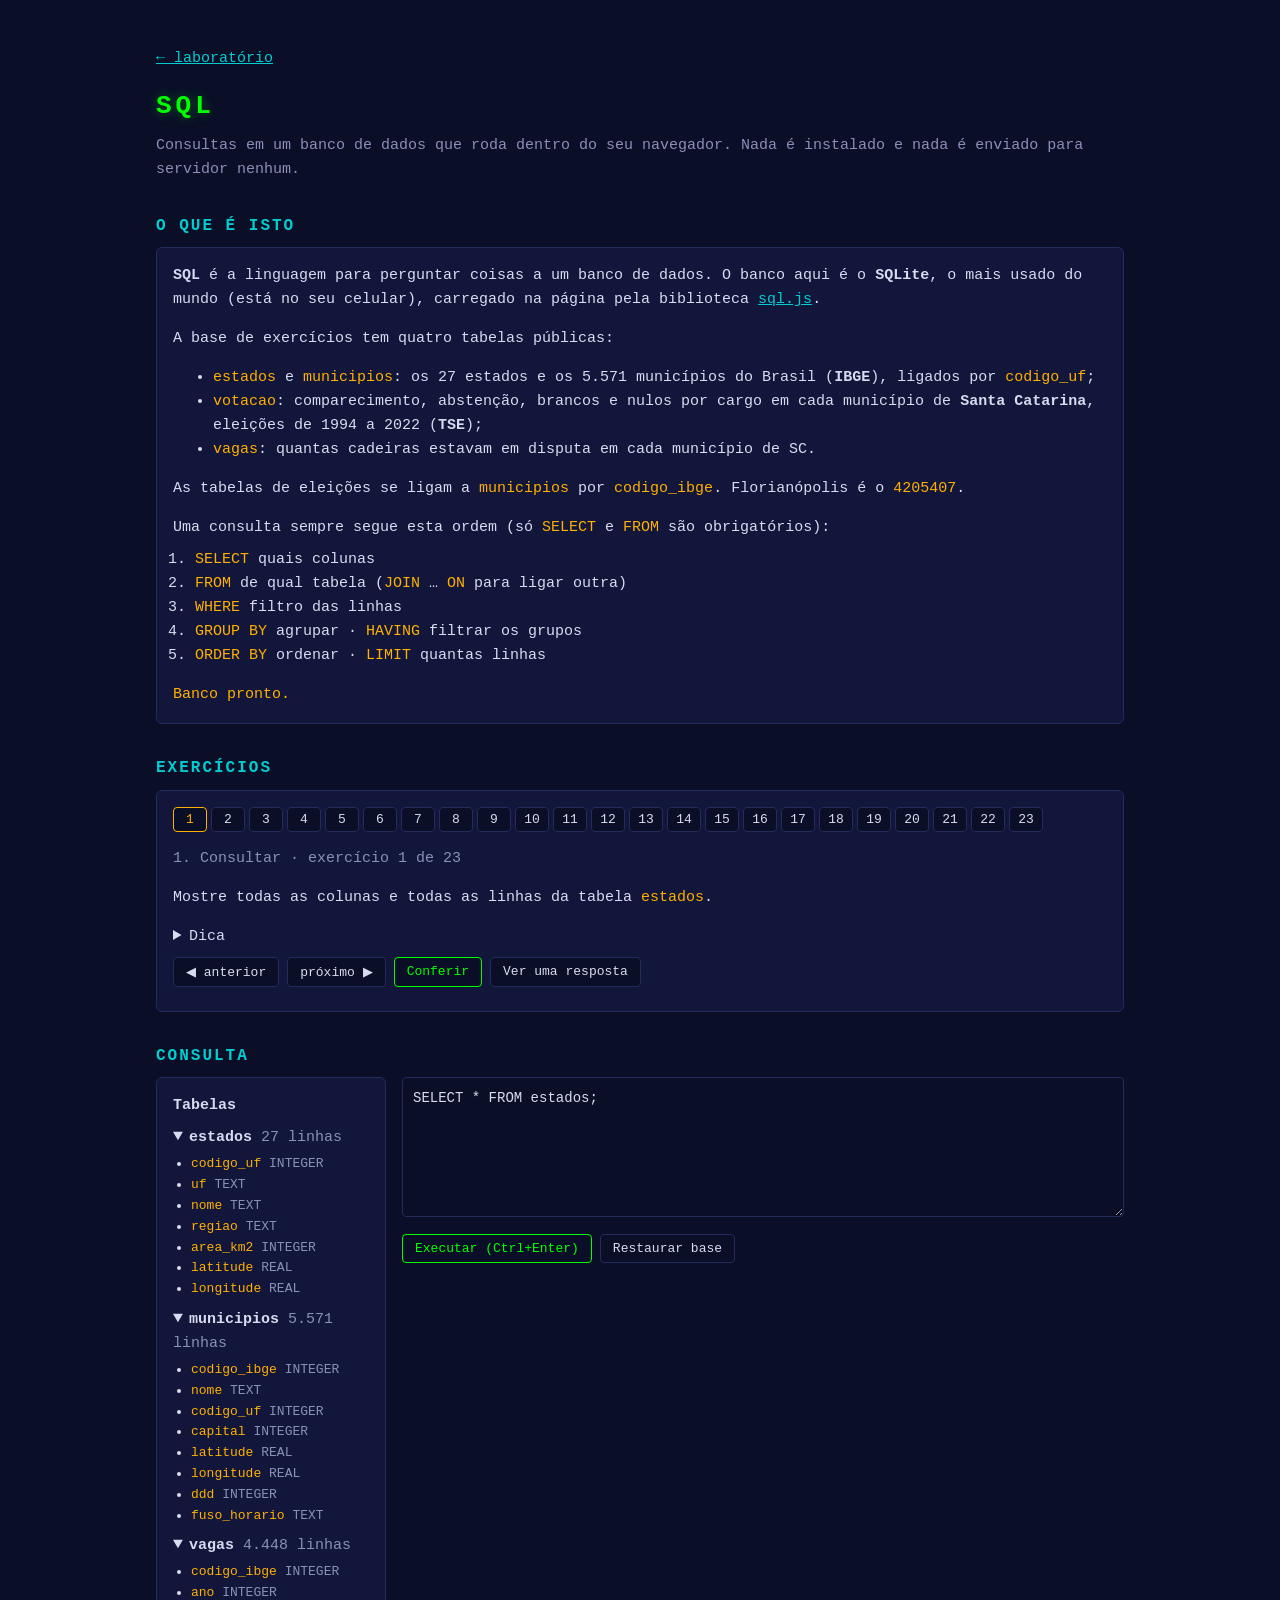
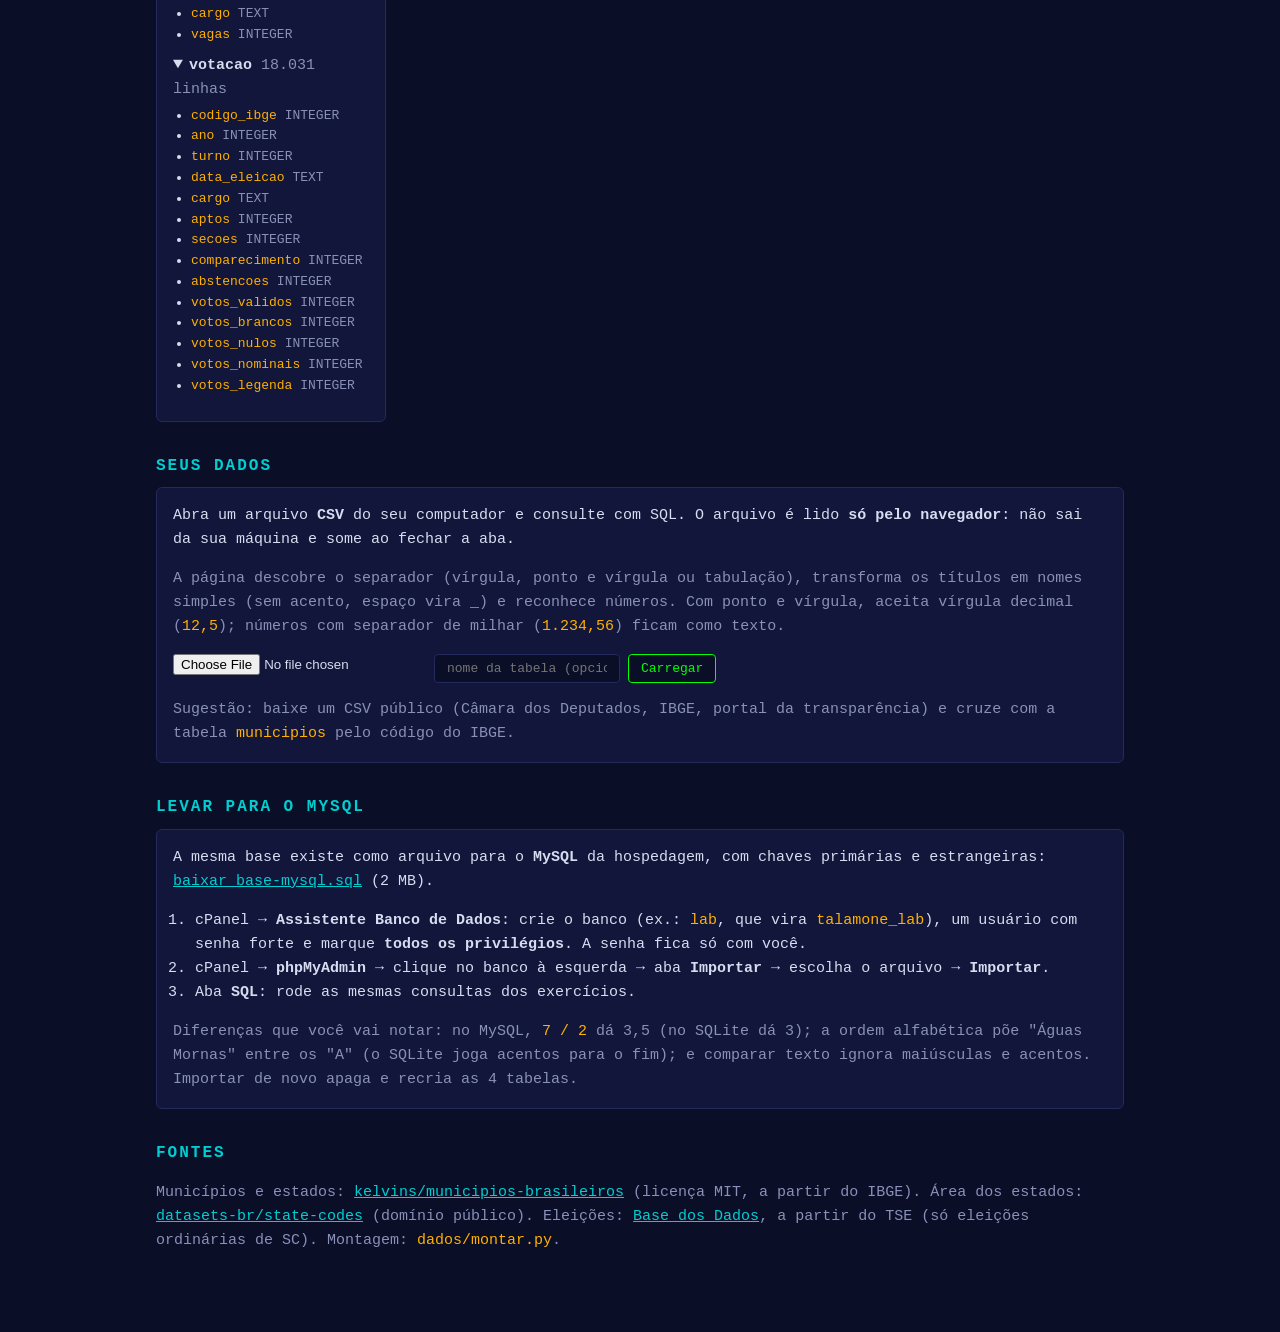
<file: lab/sql/index.html>
<!DOCTYPE html>
<html lang="pt-BR">
<head>
<meta charset="utf-8">
<meta name="viewport" content="width=device-width, initial-scale=1">
<meta name="theme-color" content="#0A0E27">
<title>SQL — laboratório TÁLAMO</title>
<meta name="robots" content="noindex, nofollow">
<link rel="icon" type="image/png" href="../../nebulosa/icons/icon-192.png">
<style>
:root{--bg:#0A0E27;--card:#11163a;--line:#232a5c;--txt:#d8dcf0;--dim:#8a90b8;--green:#00FF00;--cyan:#00CED1;--amber:#FFB000;--red:#ff6b6b;
  --mono:ui-monospace,'SFMono-Regular',Menlo,Consolas,'Liberation Mono',monospace}
*{box-sizing:border-box}
body{margin:0;min-height:100vh;background:var(--bg);color:var(--txt);font:15px/1.6 var(--mono)}
main{max-width:1000px;margin:0 auto;padding:32px 16px 64px}
a{color:var(--cyan)}
h1{margin:0;font-size:26px;letter-spacing:4px;color:var(--green);text-shadow:0 0 12px rgba(0,255,0,.35)}
h2{margin:32px 0 8px;font-size:16px;letter-spacing:2px;color:var(--cyan)}
.sub{margin:6px 0 0;color:var(--dim)}
.dim{color:var(--dim)} .ok{color:var(--green)} .erro{color:var(--red)}
.card{padding:16px;background:var(--card);border:1px solid var(--line);border-radius:6px}
code,pre{color:var(--amber);font-family:var(--mono)}
pre{white-space:pre-wrap;word-break:break-word;margin:8px 0;padding:8px;background:var(--bg);border:1px solid var(--line);border-radius:4px}
.grade{display:grid;grid-template-columns:230px 1fr;gap:16px;align-items:start}
@media (max-width:760px){.grade{grid-template-columns:1fr}}
.grade>*{min-width:0} code{overflow-wrap:anywhere}
#tabelas details{margin-bottom:8px} #tabelas ul{margin:4px 0 0;padding-left:18px;font-size:13px}
summary{cursor:pointer}
textarea{width:100%;min-height:140px;padding:10px;background:var(--bg);color:var(--txt);border:1px solid var(--line);border-radius:4px;font:14px/1.5 var(--mono);resize:vertical}
textarea:focus{outline:none;border-color:var(--cyan)}
button,input[type=text]{font:13px var(--mono);color:var(--txt);background:var(--bg);border:1px solid var(--line);border-radius:4px;padding:6px 12px}
button{cursor:pointer} button:hover,button:focus-visible{border-color:var(--cyan);outline:none}
button.forte{border-color:var(--green);color:var(--green)}
.botoes{display:flex;flex-wrap:wrap;gap:8px;margin:8px 0}
#faixa{display:flex;flex-wrap:wrap;gap:4px;margin-bottom:12px}
#faixa button{min-width:34px;padding:4px 6px}
#faixa button.feito{color:var(--green)} #faixa button.ativo{border-color:var(--amber);color:var(--amber)}
.rolagem{overflow:auto;max-height:420px;border:1px solid var(--line);border-radius:4px}
table{border-collapse:collapse;font-size:13px;width:100%}
th,td{padding:4px 10px;border-bottom:1px solid var(--line);text-align:left;white-space:nowrap}
th{position:sticky;top:0;background:var(--card);color:var(--cyan)}
td.n{text-align:right}
.carregando{color:var(--amber)} body:not(.pronto) .precisa{opacity:.4;pointer-events:none}
ol.ordem{margin:8px 0;padding-left:22px}
</style>
</head>
<body>
<main>
  <p><a href="../">← laboratório</a></p>
  <h1>SQL</h1>
  <p class="sub">Consultas em um banco de dados que roda dentro do seu navegador. Nada é instalado e nada é enviado para servidor nenhum.</p>

  <h2>O QUE É ISTO</h2>
  <div class="card">
    <p style="margin-top:0"><b>SQL</b> é a linguagem para perguntar coisas a um banco de dados. O banco aqui é o <b>SQLite</b>, o mais usado do mundo (está no seu celular), carregado na página pela biblioteca <a href="https://sql.js.org/">sql.js</a>.</p>
    <p>A base de exercícios tem quatro tabelas públicas:</p>
    <ul>
      <li><code>estados</code> e <code>municipios</code>: os 27 estados e os 5.571 municípios do Brasil (<b>IBGE</b>), ligados por <code>codigo_uf</code>;</li>
      <li><code>votacao</code>: comparecimento, abstenção, brancos e nulos por cargo em cada município de <b>Santa Catarina</b>, eleições de 1994 a 2022 (<b>TSE</b>);</li>
      <li><code>vagas</code>: quantas cadeiras estavam em disputa em cada município de SC.</li>
    </ul>
    <p>As tabelas de eleições se ligam a <code>municipios</code> por <code>codigo_ibge</code>. Florianópolis é o <code>4205407</code>.</p>
    <p style="margin-bottom:0">Uma consulta sempre segue esta ordem (só <code>SELECT</code> e <code>FROM</code> são obrigatórios):</p>
    <ol class="ordem">
      <li><code>SELECT</code> quais colunas</li>
      <li><code>FROM</code> de qual tabela (<code>JOIN</code> … <code>ON</code> para ligar outra)</li>
      <li><code>WHERE</code> filtro das linhas</li>
      <li><code>GROUP BY</code> agrupar · <code>HAVING</code> filtrar os grupos</li>
      <li><code>ORDER BY</code> ordenar · <code>LIMIT</code> quantas linhas</li>
    </ol>
    <p id="estado" class="carregando" style="margin-bottom:0">Carregando o banco…</p>
  </div>

  <h2>EXERCÍCIOS</h2>
  <div class="card precisa">
    <div id="faixa"></div>
    <div id="exercicio"></div>
    <div class="botoes">
      <button id="anterior">◀ anterior</button>
      <button id="proximo">próximo ▶</button>
      <button id="conferir" class="forte">Conferir</button>
      <button id="resposta">Ver uma resposta</button>
    </div>
    <div id="veredito"></div>
  </div>

  <h2>CONSULTA</h2>
  <div class="grade precisa">
    <div class="card">
      <b>Tabelas</b>
      <div id="tabelas" style="margin-top:8px"></div>
    </div>
    <div>
      <textarea id="sql" spellcheck="false" aria-label="Consulta SQL">SELECT * FROM estados;</textarea>
      <div class="botoes">
        <button id="executar" class="forte">Executar (Ctrl+Enter)</button>
        <button id="restaurar">Restaurar base</button>
      </div>
      <div id="resultado"></div>
    </div>
  </div>

  <h2>SEUS DADOS</h2>
  <div class="card precisa">
    <p style="margin-top:0">Abra um arquivo <b>CSV</b> do seu computador e consulte com SQL. O arquivo é lido <b>só pelo navegador</b>: não sai da sua máquina e some ao fechar a aba.</p>
    <p class="dim">A página descobre o separador (vírgula, ponto e vírgula ou tabulação), transforma os títulos em nomes simples (sem acento, espaço vira <code>_</code>) e reconhece números. Com ponto e vírgula, aceita vírgula decimal (<code>12,5</code>); números com separador de milhar (<code>1.234,56</code>) ficam como texto.</p>
    <div class="botoes">
      <input type="file" id="arquivo" accept=".csv,.txt,text/csv">
      <input type="text" id="nome-tabela" placeholder="nome da tabela (opcional)">
      <button id="importar" class="forte">Carregar</button>
    </div>
    <div id="importacao"></div>
    <p class="dim" style="margin-bottom:0">Sugestão: baixe um CSV público (Câmara dos Deputados, IBGE, portal da transparência) e cruze com a tabela <code>municipios</code> pelo código do IBGE.</p>
  </div>

  <h2>LEVAR PARA O MYSQL</h2>
  <div class="card">
    <p style="margin-top:0">A mesma base existe como arquivo para o <b>MySQL</b> da hospedagem, com chaves primárias e estrangeiras: <a href="dados/base-mysql.sql" download>baixar base-mysql.sql</a> (2 MB).</p>
    <ol class="ordem">
      <li>cPanel → <b>Assistente Banco de Dados</b>: crie o banco (ex.: <code>lab</code>, que vira <code>talamone_lab</code>), um usuário com senha forte e marque <b>todos os privilégios</b>. A senha fica só com você.</li>
      <li>cPanel → <b>phpMyAdmin</b> → clique no banco à esquerda → aba <b>Importar</b> → escolha o arquivo → <b>Importar</b>.</li>
      <li>Aba <b>SQL</b>: rode as mesmas consultas dos exercícios.</li>
    </ol>
    <p class="dim" style="margin-bottom:0">Diferenças que você vai notar: no MySQL, <code>7 / 2</code> dá 3,5 (no SQLite dá 3); a ordem alfabética põe "Águas Mornas" entre os "A" (o SQLite joga acentos para o fim); e comparar texto ignora maiúsculas e acentos. Importar de novo apaga e recria as 4 tabelas.</p>
  </div>

  <h2>FONTES</h2>
  <p class="dim">Municípios e estados: <a href="https://github.com/kelvins/municipios-brasileiros">kelvins/municipios-brasileiros</a> (licença MIT, a partir do IBGE). Área dos estados: <a href="https://github.com/datasets-br/state-codes">datasets-br/state-codes</a> (domínio público). Eleições: <a href="https://basedosdados.org/dataset/br-tse-eleicoes">Base dos Dados</a>, a partir do TSE (só eleições ordinárias de SC). Montagem: <code>dados/montar.py</code>.</p>
</main>
<script src="lib/sql-wasm-browser.js"></script>
<script src="exercicios.js"></script>
<script src="app.js"></script>
</body>
</html>
</file>
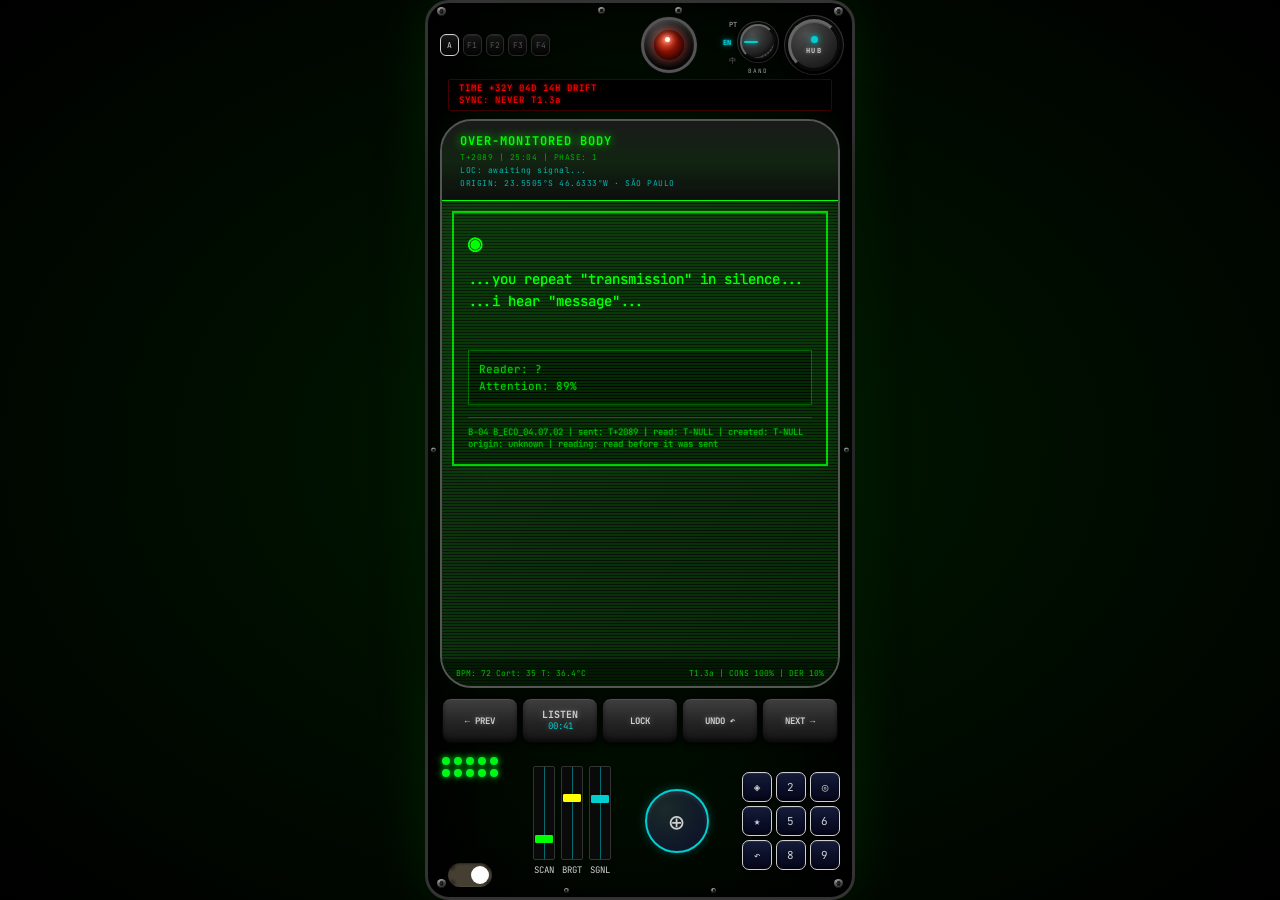
<file: nebulosa/en/index.html>
<!DOCTYPE html>
<html lang="en">
<head>
<meta charset="utf-8">
<title>NEBULOSA</title>
<meta name="theme-color" content="#000000">
<meta name="description" content="A receiver that picks up fragments from someone called Alex. You only receive. You never send. Interactive fiction in the browser.">
<meta property="og:type" content="website">
<meta property="og:site_name" content="NEBULOSA">
<meta property="og:title" content="NEBULOSA — temporal receiver">
<meta property="og:description" content="A receiver that picks up fragments from someone called Alex. You only receive. You never send.">
<meta property="og:url" content="https://talamo.nexus/nebulosa/en/">
<meta property="og:image" content="https://talamo.nexus/nebulosa/og-en.jpg">
<meta property="og:image:width" content="1200">
<meta property="og:image:height" content="630">
<meta property="og:image:alt" content="A green-screen device showing a received fragment, next to the title NEBULOSA">
<meta property="og:locale" content="en_US">
<meta name="twitter:card" content="summary_large_image">
<!-- Página de divulgação em inglês: abre a NEBULOSA já em inglês (i18n.js lembra a escolha). -->
<meta http-equiv="refresh" content="0; url=../?lang=en">
<link rel="canonical" href="../?lang=en">
<script>location.replace('../?lang=en')</script>
<style>html,body{margin:0;height:100%;background:#000}a{color:#00FF00;font:14px monospace}</style>
</head>
<body><noscript><a href="../?lang=en">Enter NEBULOSA</a></noscript></body>
</html>
</file>
<file: nebulosa/fonts/jetbrains-mono.css>
/* JetBrains Mono (SIL Open Font License 1.1), hospedada no próprio site: nenhum pedido vai ao Google. */
/* cyrillic-ext */
@font-face {
  font-family: 'JetBrains Mono';
  font-style: normal;
  font-weight: 400;
  font-display: swap;
  src: url(jetbrains-mono-cyrillic-ext.woff2) format('woff2');
  unicode-range: U+0460-052F, U+1C80-1C8A, U+20B4, U+2DE0-2DFF, U+A640-A69F, U+FE2E-FE2F;
}
/* cyrillic */
@font-face {
  font-family: 'JetBrains Mono';
  font-style: normal;
  font-weight: 400;
  font-display: swap;
  src: url(jetbrains-mono-cyrillic.woff2) format('woff2');
  unicode-range: U+0301, U+0400-045F, U+0490-0491, U+04B0-04B1, U+2116;
}
/* greek */
@font-face {
  font-family: 'JetBrains Mono';
  font-style: normal;
  font-weight: 400;
  font-display: swap;
  src: url(jetbrains-mono-greek.woff2) format('woff2');
  unicode-range: U+0370-0377, U+037A-037F, U+0384-038A, U+038C, U+038E-03A1, U+03A3-03FF;
}
/* vietnamese */
@font-face {
  font-family: 'JetBrains Mono';
  font-style: normal;
  font-weight: 400;
  font-display: swap;
  src: url(jetbrains-mono-vietnamese.woff2) format('woff2');
  unicode-range: U+0102-0103, U+0110-0111, U+0128-0129, U+0168-0169, U+01A0-01A1, U+01AF-01B0, U+0300-0301, U+0303-0304, U+0308-0309, U+0323, U+0329, U+1EA0-1EF9, U+20AB;
}
/* latin-ext */
@font-face {
  font-family: 'JetBrains Mono';
  font-style: normal;
  font-weight: 400;
  font-display: swap;
  src: url(jetbrains-mono-latin-ext.woff2) format('woff2');
  unicode-range: U+0100-02BA, U+02BD-02C5, U+02C7-02CC, U+02CE-02D7, U+02DD-02FF, U+0304, U+0308, U+0329, U+1D00-1DBF, U+1E00-1E9F, U+1EF2-1EFF, U+2020, U+20A0-20AB, U+20AD-20C0, U+2113, U+2C60-2C7F, U+A720-A7FF;
}
/* latin */
@font-face {
  font-family: 'JetBrains Mono';
  font-style: normal;
  font-weight: 400;
  font-display: swap;
  src: url(jetbrains-mono-latin.woff2) format('woff2');
  unicode-range: U+0000-00FF, U+0131, U+0152-0153, U+02BB-02BC, U+02C6, U+02DA, U+02DC, U+0304, U+0308, U+0329, U+2000-206F, U+20AC, U+2122, U+2191, U+2193, U+2212, U+2215, U+FEFF, U+FFFD;
}
/* cyrillic-ext */
@font-face {
  font-family: 'JetBrains Mono';
  font-style: normal;
  font-weight: 700;
  font-display: swap;
  src: url(jetbrains-mono-cyrillic-ext.woff2) format('woff2');
  unicode-range: U+0460-052F, U+1C80-1C8A, U+20B4, U+2DE0-2DFF, U+A640-A69F, U+FE2E-FE2F;
}
/* cyrillic */
@font-face {
  font-family: 'JetBrains Mono';
  font-style: normal;
  font-weight: 700;
  font-display: swap;
  src: url(jetbrains-mono-cyrillic.woff2) format('woff2');
  unicode-range: U+0301, U+0400-045F, U+0490-0491, U+04B0-04B1, U+2116;
}
/* greek */
@font-face {
  font-family: 'JetBrains Mono';
  font-style: normal;
  font-weight: 700;
  font-display: swap;
  src: url(jetbrains-mono-greek.woff2) format('woff2');
  unicode-range: U+0370-0377, U+037A-037F, U+0384-038A, U+038C, U+038E-03A1, U+03A3-03FF;
}
/* vietnamese */
@font-face {
  font-family: 'JetBrains Mono';
  font-style: normal;
  font-weight: 700;
  font-display: swap;
  src: url(jetbrains-mono-vietnamese.woff2) format('woff2');
  unicode-range: U+0102-0103, U+0110-0111, U+0128-0129, U+0168-0169, U+01A0-01A1, U+01AF-01B0, U+0300-0301, U+0303-0304, U+0308-0309, U+0323, U+0329, U+1EA0-1EF9, U+20AB;
}
/* latin-ext */
@font-face {
  font-family: 'JetBrains Mono';
  font-style: normal;
  font-weight: 700;
  font-display: swap;
  src: url(jetbrains-mono-latin-ext.woff2) format('woff2');
  unicode-range: U+0100-02BA, U+02BD-02C5, U+02C7-02CC, U+02CE-02D7, U+02DD-02FF, U+0304, U+0308, U+0329, U+1D00-1DBF, U+1E00-1E9F, U+1EF2-1EFF, U+2020, U+20A0-20AB, U+20AD-20C0, U+2113, U+2C60-2C7F, U+A720-A7FF;
}
/* latin */
@font-face {
  font-family: 'JetBrains Mono';
  font-style: normal;
  font-weight: 700;
  font-display: swap;
  src: url(jetbrains-mono-latin.woff2) format('woff2');
  unicode-range: U+0000-00FF, U+0131, U+0152-0153, U+02BB-02BC, U+02C6, U+02DA, U+02DC, U+0304, U+0308, U+0329, U+2000-206F, U+20AC, U+2122, U+2191, U+2193, U+2212, U+2215, U+FEFF, U+FFFD;
}
</file>
